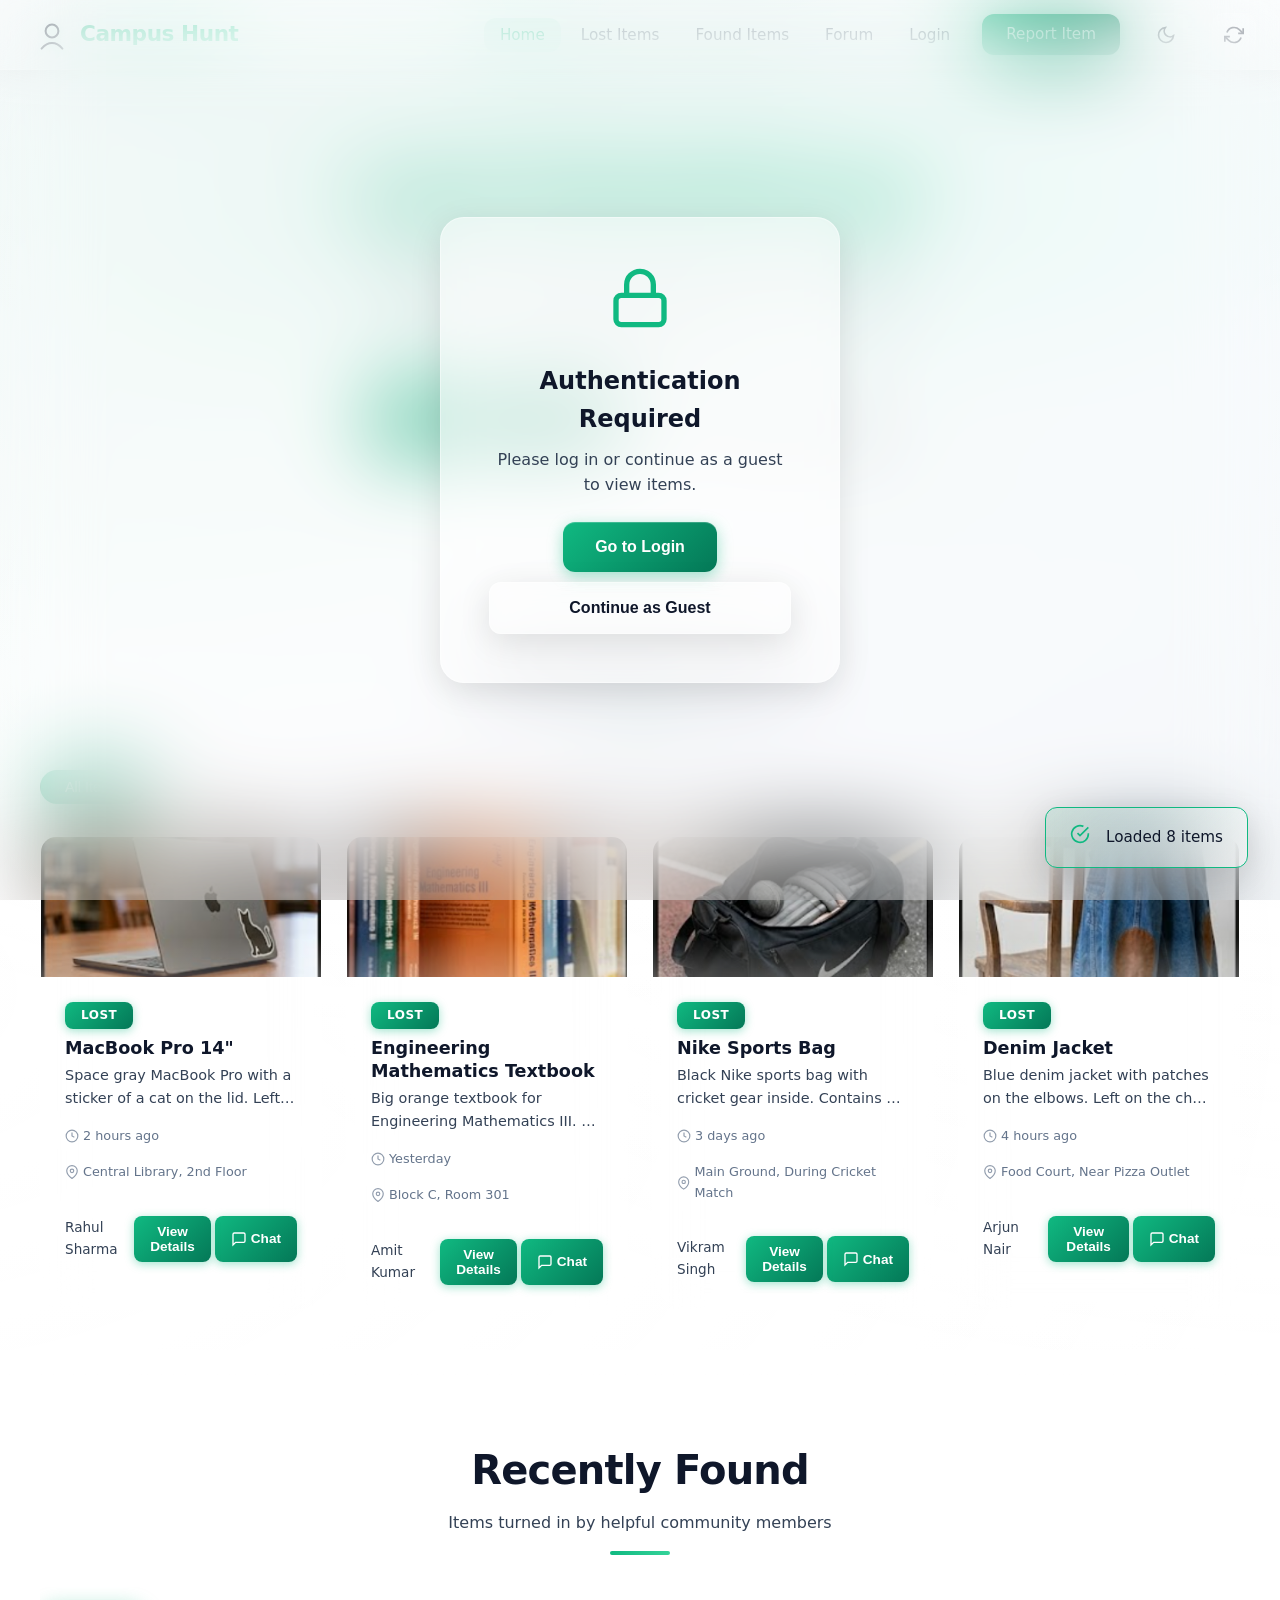
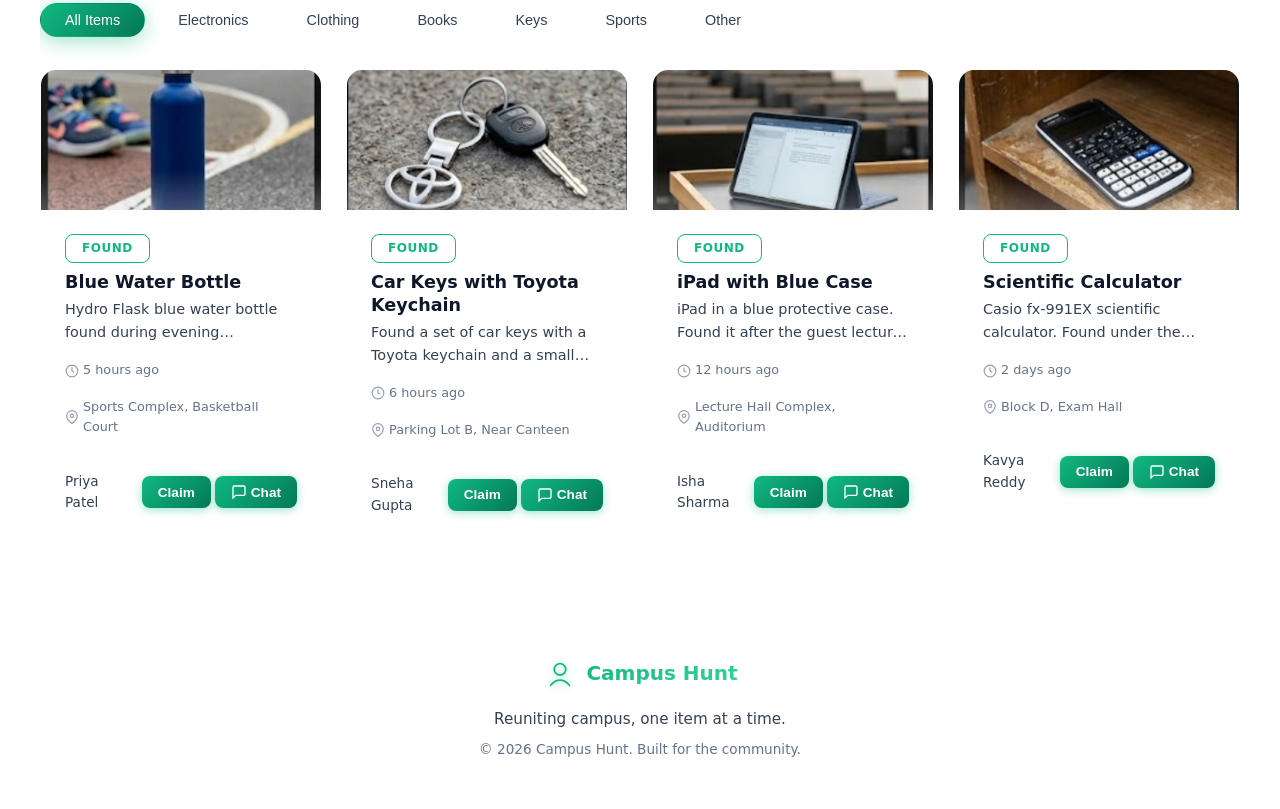
<file: index.html>
<!DOCTYPE html>
<html lang="en">
<head>
    <meta charset="UTF-8">
    <meta name="viewport" content="width=device-width, initial-scale=1.0">
    <title>Campus Hunt - Lost & Found</title>
    <meta name="description" content="Campus-wide community for reuniting you with your belongings. Report lost items or help others find what they've lost.">
    <link rel="stylesheet" href="styles.css">
</head>
<body>
    <div id="top-loading-bar" class="top-loading-bar"></div>

    <nav class="navbar">
        <div class="nav-container">
            <a href="index.html" class="logo">
                <svg class="logo-icon" viewBox="0 0 50 50" fill="none">
                    <circle cx="25" cy="20" r="8" stroke="currentColor" stroke-width="2.5" fill="none"/>
                    <path d="M12 42 C12 42 18 35 25 35 C32 35 38 42 38 42" stroke="currentColor" stroke-width="2.5" fill="none" stroke-linecap="round"/>
                </svg>
                <span class="logo-text">Campus Hunt</span>
            </a>
            
            <div class="nav-menu">
                <ul class="nav-links">
                    <li><a href="index.html" class="nav-link active">Home</a></li>
                    <li><a href="#lost" class="nav-link">Lost Items</a></li>
                    <li><a href="#found" class="nav-link">Found Items</a></li>
                    <li><a href="forum.html" class="nav-link">Forum</a></li>
                    <li><a href="login.html" class="nav-link">Login</a></li>
                </ul>
                <a href="report.html" class="nav-link nav-cta">Report Item</a>
                <button id="theme-toggle" class="theme-toggle" aria-label="Toggle theme">
                    <svg class="sun-icon" viewBox="0 0 24 24" fill="none" stroke="currentColor" stroke-width="2">
                        <circle cx="12" cy="12" r="5"/>
                        <path d="M12 1v2M12 21v2M4.22 4.22l1.42 1.42M18.36 18.36l1.42 1.42M1 12h2M21 12h2M4.22 19.78l1.42-1.42M18.36 5.64l1.42-1.42"/>
                    </svg>
                    <svg class="moon-icon" viewBox="0 0 24 24" fill="none" stroke="currentColor" stroke-width="2">
                        <path d="M21 12.79A9 9 0 1111.21 3 7 7 0 0021 12.79z"/>
                    </svg>
                </button>
                <button id="sync-btn" class="theme-toggle sync-toggle" aria-label="Sync Database">
                    <svg class="sync-icon" viewBox="0 0 24 24" fill="none" stroke="currentColor" stroke-width="2">
                        <polyline points="23 4 23 10 17 10"/>
                        <polyline points="1 20 1 14 7 14"/>
                        <path d="M3.51 9a9 9 0 0 1 14.85-3.36L23 10M1 14l4.64 4.36A9 9 0 0 0 20.49 15"/>
                    </svg>
                </button>
            </div>
        </div>
    </nav>

    <main>
        <section id="home" class="hero">
            <div class="hero-content">
                <h1 class="hero-title">
                    <span>Lost Something?</span>
                </h1>
                <p class="hero-subtitle">
                    The campus-wide community for reuniting you with your belongings. 
                    Report lost items or help others find what they've lost.
                </p>
                <div class="hero-buttons">
                    <a href="report.html" class="btn btn-primary">
                        <svg width="20" height="20" viewBox="0 0 24 24" fill="none" stroke="currentColor" stroke-width="2">
                            <circle cx="12" cy="12" r="10"/>
                            <line x1="12" y1="8" x2="12" y2="16"/>
                            <line x1="8" y1="12" x2="16" y2="12"/>
                        </svg>
                        Report Lost Item
                    </a>
                    <a href="#found" class="btn btn-secondary">
                        <svg width="20" height="20" viewBox="0 0 24 24" fill="none" stroke="currentColor" stroke-width="2">
                            <circle cx="11" cy="11" r="8"/>
                            <path d="M21 21l-4.35-4.35"/>
                        </svg>
                        Browse Found Items
                    </a>
                </div>
            </div>
        </section>

        <section id="lost" class="items-section">
            <div class="section-header">
                <h2 class="section-title">Recently Lost</h2>
                <p class="section-subtitle">Items reported missing by fellow students</p>
                <div class="section-divider"></div>
            </div>
            
            <div class="category-pills-container">
                <button class="category-pill active">All Items</button>
                <button class="category-pill">Electronics</button>
                <button class="category-pill">Clothing</button>
                <button class="category-pill">Books</button>
                <button class="category-pill">Keys</button>
                <button class="category-pill">Sports</button>
                <button class="category-pill">Other</button>
            </div>
            
            <div class="items-grid" id="lost-items-grid">
            </div>
        </section>

        <section id="found" class="items-section">
            <div class="section-header">
                <h2 class="section-title">Recently Found</h2>
                <p class="section-subtitle">Items turned in by helpful community members</p>
                <div class="section-divider"></div>
            </div>
            
            <div class="category-pills-container">
                <button class="category-pill active">All Items</button>
                <button class="category-pill">Electronics</button>
                <button class="category-pill">Clothing</button>
                <button class="category-pill">Books</button>
                <button class="category-pill">Keys</button>
                <button class="category-pill">Sports</button>
                <button class="category-pill">Other</button>
            </div>
            
            <div class="items-grid" id="found-items-grid">
            </div>
        </section>
    </main>

    <footer class="footer">
        <div class="footer-brand">
            <svg class="footer-logo" viewBox="0 0 50 50" fill="none">
                <circle cx="25" cy="20" r="8" stroke="currentColor" stroke-width="2.5" fill="none"/>
                <path d="M12 42 C12 42 18 35 25 35 C32 35 38 42 38 42" stroke="currentColor" stroke-width="2.5" fill="none" stroke-linecap="round"/>
            </svg>
            <span class="footer-text">Campus Hunt</span>
        </div>
        <p class="footer-tagline">Reuniting campus, one item at a time.</p>
        <p class="footer-copyright">&copy; 2026 Campus Hunt. Built for the community.</p>
    </footer>

    <script src="script.js"></script>
</body>
</html>
</file>
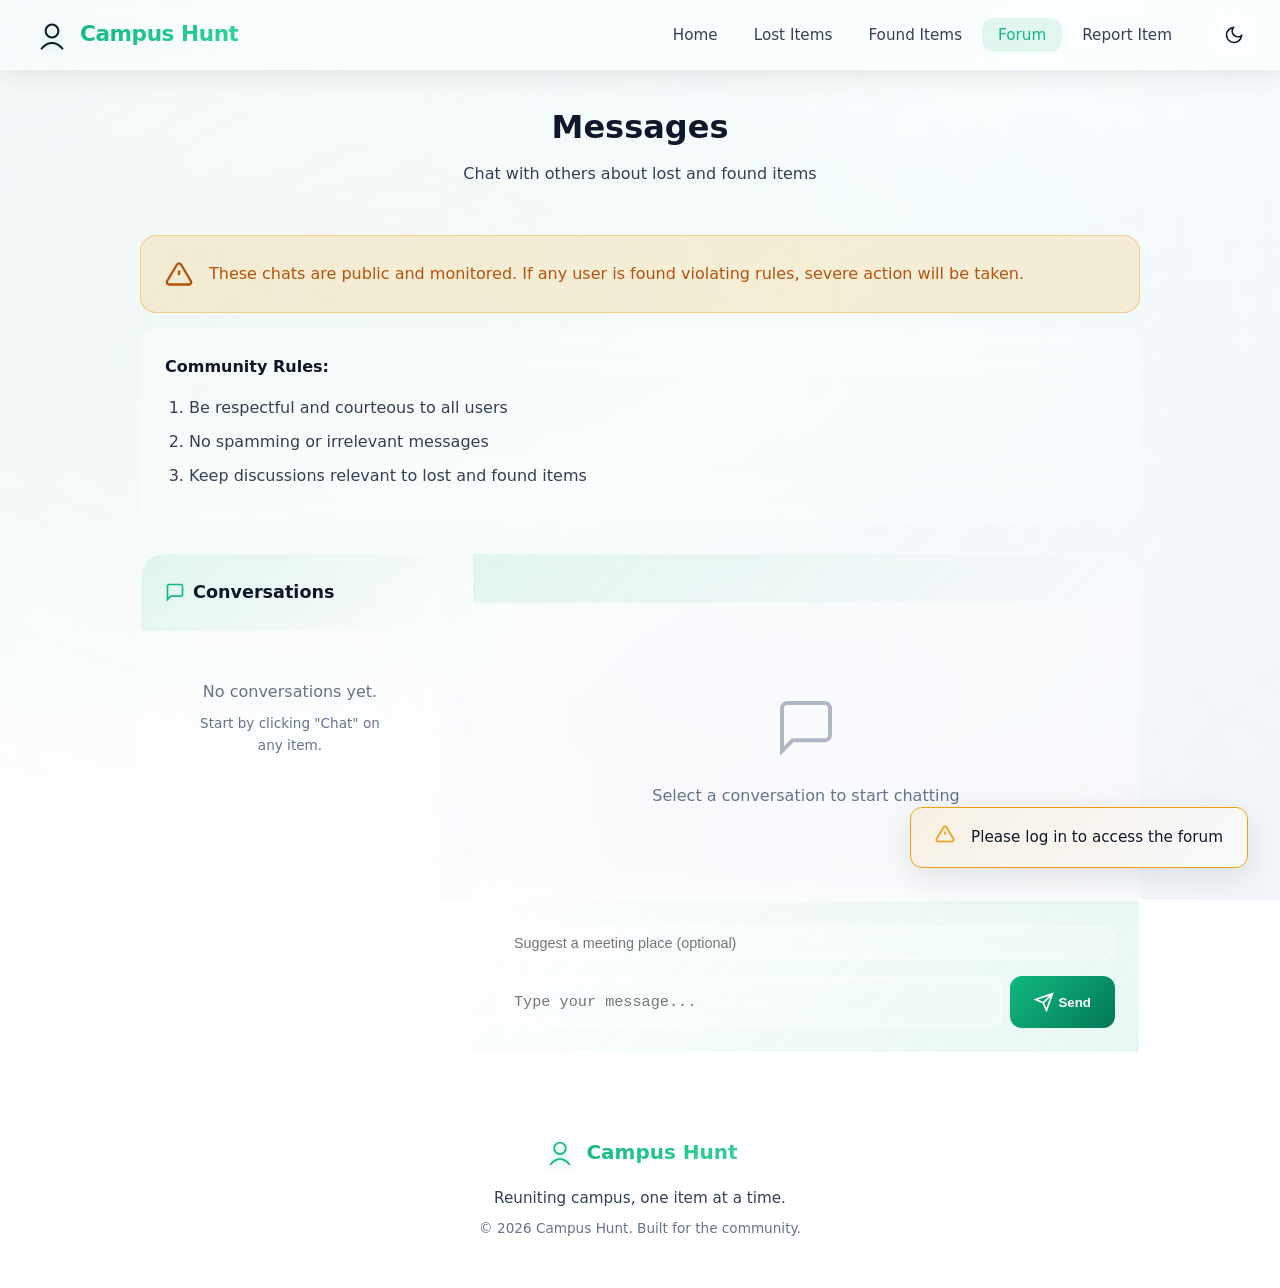
<file: forum.html>
<!DOCTYPE html>
<html lang="en">
<head>
    <meta charset="UTF-8">
    <meta name="viewport" content="width=device-width, initial-scale=1.0">
    <title>Forum - Campus Hunt</title>
    <meta name="description" content="Chat with others about lost and found items on Campus Hunt.">
    <link rel="stylesheet" href="styles.css">
</head>
<body>
    <nav class="navbar">
        <div class="nav-container">
            <a href="index.html" class="logo">
                <svg class="logo-icon" viewBox="0 0 50 50" fill="none">
                    <circle cx="25" cy="20" r="8" stroke="currentColor" stroke-width="2.5" fill="none"/>
                    <path d="M12 42 C12 42 18 35 25 35 C32 35 38 42 38 42" stroke="currentColor" stroke-width="2.5" fill="none" stroke-linecap="round"/>
                </svg>
                <span class="logo-text">Campus Hunt</span>
            </a>
            
            <div class="nav-menu">
                <ul class="nav-links">
                    <li><a href="index.html" class="nav-link">Home</a></li>
                    <li><a href="index.html#lost" class="nav-link">Lost Items</a></li>
                    <li><a href="index.html#found" class="nav-link">Found Items</a></li>
                    <li><a href="forum.html" class="nav-link active">Forum</a></li>
                    <li><a href="report.html" class="nav-link">Report Item</a></li>
                </ul>
                <button id="theme-toggle" class="theme-toggle" aria-label="Toggle theme">
                    <svg class="sun-icon" viewBox="0 0 24 24" fill="none" stroke="currentColor" stroke-width="2">
                        <circle cx="12" cy="12" r="5"/>
                        <path d="M12 1v2M12 21v2M4.22 4.22l1.42 1.42M18.36 18.36l1.42 1.42M1 12h2M21 12h2M4.22 19.78l1.42-1.42M18.36 5.64l1.42-1.42"/>
                    </svg>
                    <svg class="moon-icon" viewBox="0 0 24 24" fill="none" stroke="currentColor" stroke-width="2">
                        <path d="M21 12.79A9 9 0 1111.21 3 7 7 0 0021 12.79z"/>
                    </svg>
                </button>
            </div>
        </div>
    </nav>

    <main class="forum-page">
        <div class="forum-container">
            <div class="forum-header">
                <h1 class="forum-title">Messages</h1>
                <p class="forum-subtitle">Chat with others about lost and found items</p>
            </div>
            
            <div class="forum-disclaimer">
                <div class="disclaimer-banner">
                    <svg class="disclaimer-icon" viewBox="0 0 24 24" fill="none" stroke="currentColor" stroke-width="2">
                        <path d="M10.29 3.86L1.82 18a2 2 0 0 0 1.71 3h16.94a2 2 0 0 0 1.71-3L13.71 3.86a2 2 0 0 0-3.42 0z"/>
                        <line x1="12" y1="9" x2="12" y2="13"/>
                        <line x1="12" y1="17" x2="12.01" y2="17"/>
                    </svg>
                    <span>These chats are public and monitored. If any user is found violating rules, severe action will be taken.</span>
                </div>
                <div class="forum-rules">
                    <h3>Community Rules:</h3>
                    <ol>
                        <li>Be respectful and courteous to all users</li>
                        <li>No spamming or irrelevant messages</li>
                        <li>Keep discussions relevant to lost and found items</li>
                    </ol>
                </div>
            </div>
            
            <div class="forum-content">
                <div class="thread-list">
                    <div class="thread-list-header">
                        <h2 class="thread-list-title">
                            <svg viewBox="0 0 24 24" fill="none" stroke="currentColor" stroke-width="2">
                                <path d="M21 15a2 2 0 0 1-2 2H7l-4 4V5a2 2 0 0 1 2-2h14a2 2 0 0 1 2 2z"/>
                            </svg>
                            Conversations
                        </h2>
                    </div>
                    <div class="thread-items" id="thread-list-items">
                        <div class="thread-empty">
                            <p>No conversations yet.</p>
                            <p style="font-size: 0.85rem; margin-top: 0.5rem;">Start by clicking "Chat" on any item.</p>
                        </div>
                    </div>
                </div>
                
                <div class="chat-panel" id="chat-panel">
                    <div class="chat-header" id="chat-header">
                    </div>
                    
                    <div class="chat-messages" id="chat-messages">
                        <div class="chat-no-thread">
                            <svg viewBox="0 0 24 24" fill="none" stroke="currentColor" stroke-width="1.5">
                                <path d="M21 15a2 2 0 0 1-2 2H7l-4 4V5a2 2 0 0 1 2-2h14a2 2 0 0 1 2 2z"/>
                            </svg>
                            <p>Select a conversation to start chatting</p>
                        </div>
                    </div>
                    
                    <div class="chat-input-area">
                        <div class="chat-meeting-suggestion">
                            <input 
                                type="text" 
                                id="chat-meeting-input" 
                                class="chat-meeting-input" 
                                placeholder="Suggest a meeting place (optional)"
                            >
                        </div>
                        <div class="chat-input-wrapper">
                            <textarea 
                                id="chat-message-input" 
                                class="chat-input" 
                                placeholder="Type your message..."
                                rows="1"
                            ></textarea>
                            <button id="chat-send-btn" class="chat-send-btn">
                                <svg viewBox="0 0 24 24" fill="none" stroke="currentColor" stroke-width="2">
                                    <line x1="22" y1="2" x2="11" y2="13"/>
                                    <polygon points="22 2 15 22 11 13 2 9 22 2"/>
                                </svg>
                                Send
                            </button>
                        </div>
                    </div>
                </div>
            </div>
        </div>
    </main>

    <footer class="footer">
        <div class="footer-brand">
            <svg class="footer-logo" viewBox="0 0 50 50" fill="none">
                <circle cx="25" cy="20" r="8" stroke="currentColor" stroke-width="2.5" fill="none"/>
                <path d="M12 42 C12 42 18 35 25 35 C32 35 38 42 38 42" stroke="currentColor" stroke-width="2.5" fill="none" stroke-linecap="round"/>
            </svg>
            <span class="footer-text">Campus Hunt</span>
        </div>
        <p class="footer-tagline">Reuniting campus, one item at a time.</p>
        <p class="footer-copyright">&copy; 2026 Campus Hunt. Built for the community.</p>
    </footer>

    <script src="script.js"></script>
</body>
</html>
</file>
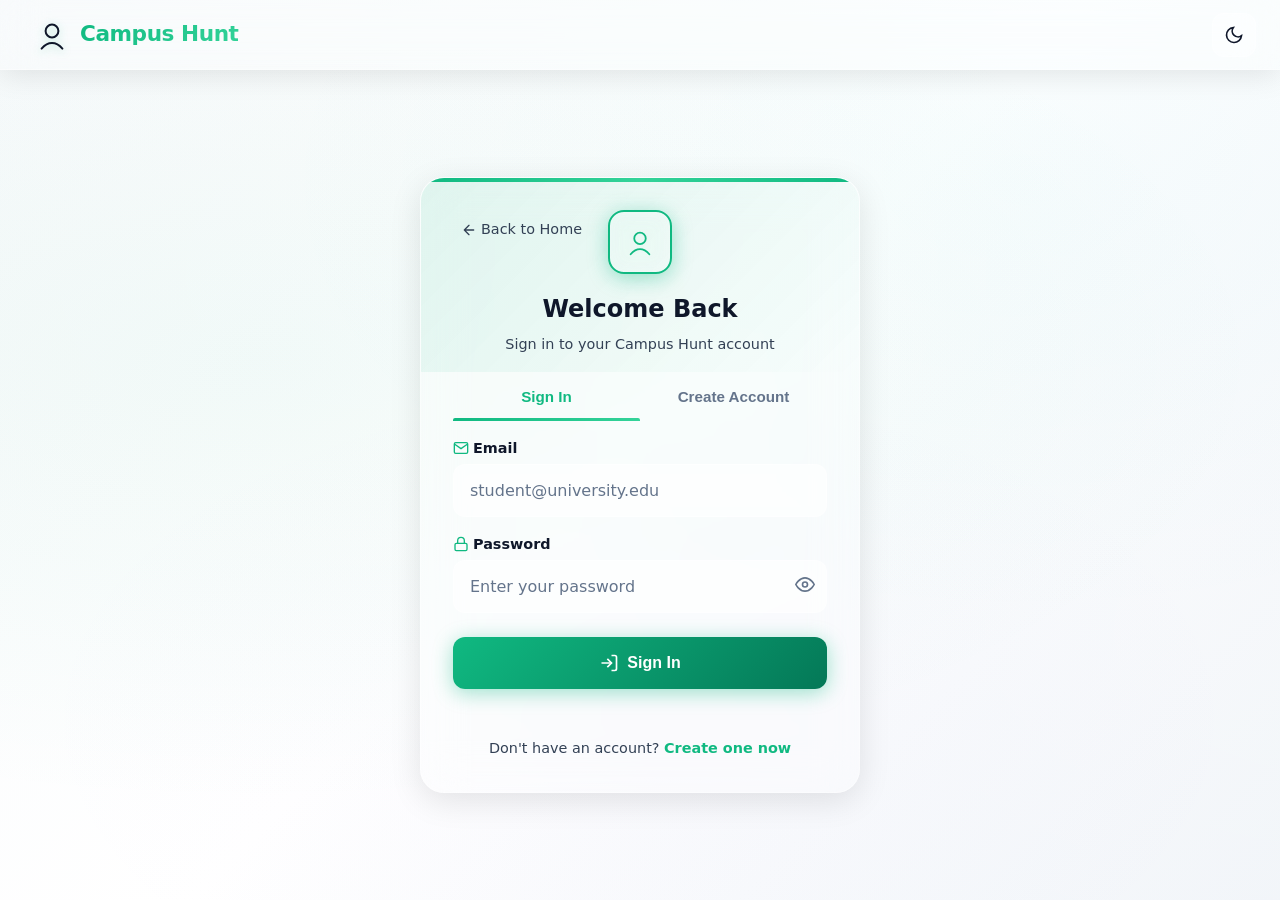
<file: login.html>
<!DOCTYPE html>
<html lang="en">
<head>
    <meta charset="UTF-8">
    <meta name="viewport" content="width=device-width, initial-scale=1.0">
    <title>Login - Campus Hunt</title>
    <meta name="description" content="Sign in to your Campus Hunt account to report and claim items.">
    <link rel="stylesheet" href="styles.css">
</head>
<body>
    <nav class="navbar">
        <div class="nav-container">
            <a href="index.html" class="logo">
                <svg class="logo-icon" viewBox="0 0 50 50" fill="none">
                    <circle cx="25" cy="20" r="8" stroke="currentColor" stroke-width="2.5" fill="none"/>
                    <path d="M12 42 C12 42 18 35 25 35 C32 35 38 42 38 42" stroke="currentColor" stroke-width="2.5" fill="none" stroke-linecap="round"/>
                </svg>
                <span class="logo-text">Campus Hunt</span>
            </a>
            <button id="theme-toggle" class="theme-toggle" aria-label="Toggle theme">
                <svg class="sun-icon" viewBox="0 0 24 24" fill="none" stroke="currentColor" stroke-width="2">
                    <circle cx="12" cy="12" r="5"/>
                    <path d="M12 1v2M12 21v2M4.22 4.22l1.42 1.42M18.36 18.36l1.42 1.42M1 12h2M21 12h2M4.22 19.78l1.42-1.42M18.36 5.64l1.42-1.42"/>
                </svg>
                <svg class="moon-icon" viewBox="0 0 24 24" fill="none" stroke="currentColor" stroke-width="2">
                    <path d="M21 12.79A9 9 0 1111.21 3 7 7 0 0021 12.79z"/>
                </svg>
            </button>
        </div>
    </nav>

    <main class="auth-page">
        <div class="auth-container">
            <div class="auth-header">
                <a href="index.html" class="auth-logo">
                    <svg viewBox="0 0 50 50" fill="none">
                        <circle cx="25" cy="20" r="8" stroke="currentColor" stroke-width="2.5" fill="none"/>
                        <path d="M12 42 C12 42 18 35 25 35 C32 35 38 42 38 42" stroke="currentColor" stroke-width="2.5" fill="none" stroke-linecap="round"/>
                    </svg>
                </a>
                <h1 class="auth-title" id="auth-title">Welcome Back</h1>
                <p class="auth-subtitle" id="auth-subtitle">Sign in to your Campus Hunt account</p>
            </div>

            <div class="auth-tabs">
                <button class="auth-tab active" data-tab="login" id="tab-login">Sign In</button>
                <button class="auth-tab" data-tab="register" id="tab-register">Create Account</button>
                <div class="auth-tab-indicator" id="tab-indicator"></div>
            </div>

            <form class="auth-form" id="login-form">
                <div class="form-group">
                    <label for="login-email" class="form-label">
                        <svg viewBox="0 0 24 24" fill="none" stroke="currentColor" stroke-width="2">
                            <path d="M4 4h16c1.1 0 2 .9 2 2v12c0 1.1-.9 2-2 2H4c-1.1 0-2-.9-2-2V6c0-1.1.9-2 2-2z"/>
                            <polyline points="22,6 12,13 2,6"/>
                        </svg>
                        Email
                    </label>
                    <input 
                        type="email" 
                        id="login-email" 
                        name="email" 
                        class="form-input" 
                        placeholder="student@university.edu" 
                        required
                        autocomplete="email"
                    >
                </div>

                <div class="form-group">
                    <label for="login-password" class="form-label">
                        <svg viewBox="0 0 24 24" fill="none" stroke="currentColor" stroke-width="2">
                            <rect x="3" y="11" width="18" height="11" rx="2" ry="2"/>
                            <path d="M7 11V7a5 5 0 0 1 10 0v4"/>
                        </svg>
                        Password
                    </label>
                    <div class="password-input-wrapper">
                        <input 
                            type="password" 
                            id="login-password" 
                            name="password" 
                            class="form-input" 
                            placeholder="Enter your password" 
                            required
                            autocomplete="current-password"
                        >
                        <button type="button" class="password-toggle" data-target="login-password" aria-label="Toggle password visibility">
                            <svg class="eye-open" viewBox="0 0 24 24" fill="none" stroke="currentColor" stroke-width="2">
                                <path d="M1 12s4-8 11-8 11 8 11 8-4 8-11 8-11-8-11-8z"/>
                                <circle cx="12" cy="12" r="3"/>
                            </svg>
                            <svg class="eye-closed hidden" viewBox="0 0 24 24" fill="none" stroke="currentColor" stroke-width="2">
                                <path d="M17.94 17.94A10.07 10.07 0 0 1 12 20c-7 0-11-8-11-8a18.45 18.45 0 0 1 5.06-5.94M9.9 4.24A9.12 9.12 0 0 1 12 4c7 0 11 8 11 8a18.5 18.5 0 0 1-2.16 3.19m-6.72-1.07a3 3 0 1 1-4.24-4.24"/>
                                <line x1="1" y1="1" x2="23" y2="23"/>
                            </svg>
                        </button>
                    </div>
                </div>

                <button type="submit" class="btn btn-auth" id="login-submit">
                    <svg width="20" height="20" viewBox="0 0 24 24" fill="none" stroke="currentColor" stroke-width="2">
                        <path d="M15 3h4a2 2 0 0 1 2 2v14a2 2 0 0 1-2 2h-4"/>
                        <polyline points="10 17 15 12 10 7"/>
                        <line x1="15" y1="12" x2="3" y2="12"/>
                    </svg>
                    <span>Sign In</span>
                </button>

                <div class="auth-footer">
                    <p class="auth-footer-text">
                        Don't have an account? <a href="#" class="auth-toggle-link" data-target="register">Create one now</a>
                    </p>
                </div>
            </form>

            <form class="auth-form hidden" id="register-form">
                <div class="form-group">
                    <label for="reg-fullname" class="form-label">
                        <svg viewBox="0 0 24 24" fill="none" stroke="currentColor" stroke-width="2">
                            <path d="M20 21v-2a4 4 0 0 0-4-4H8a4 4 0 0 0-4 4v2"/>
                            <circle cx="12" cy="7" r="4"/>
                        </svg>
                        Full Name
                    </label>
                    <input 
                        type="text" 
                        id="reg-fullname" 
                        name="fullname" 
                        class="form-input" 
                        placeholder="Enter your full name"
                        required
                        autocomplete="name"
                    >
                </div>

                <div class="form-group">
                    <label for="reg-number" class="form-label">
                        <svg viewBox="0 0 24 24" fill="none" stroke="currentColor" stroke-width="2">
                            <rect x="3" y="4" width="18" height="16" rx="2"/>
                            <line x1="7" y1="8" x2="17" y2="8"/>
                            <line x1="7" y1="12" x2="13" y2="12"/>
                            <line x1="7" y1="16" x2="11" y2="16"/>
                        </svg>
                        Campus Registration Number
                    </label>
                    <input 
                        type="text" 
                        id="reg-number" 
                        name="regNumber" 
                        class="form-input" 
                        placeholder="e.g., ch.sc.u4cse25056"
                        required
                        autocomplete="off"
                        spellcheck="false"
                    >
                    <div class="input-hint">
                        <svg viewBox="0 0 24 24" fill="none" stroke="currentColor" stroke-width="2">
                            <circle cx="12" cy="12" r="10"/>
                            <line x1="12" y1="16" x2="12" y2="12"/>
                            <line x1="12" y1="8" x2="12.01" y2="8"/>
                        </svg>
                        Format: ch.[branch].u4[department][year][section][roll]
                    </div>
                    <div class="validation-message" id="reg-number-validation"></div>
                </div>

                <div class="form-group">
                    <label for="reg-email" class="form-label">
                        <svg viewBox="0 0 24 24" fill="none" stroke="currentColor" stroke-width="2">
                            <path d="M4 4h16c1.1 0 2 .9 2 2v12c0 1.1-.9 2-2 2H4c-1.1 0-2-.9-2-2V6c0-1.1.9-2 2-2z"/>
                            <polyline points="22,6 12,13 2,6"/>
                        </svg>
                        Email
                    </label>
                    <input 
                        type="email" 
                        id="reg-email" 
                        name="email" 
                        class="form-input" 
                        placeholder="student@university.edu"
                        required
                        autocomplete="email"
                    >
                    <div class="input-hint">Use your university email domain</div>
                </div>

                <div class="form-group">
                    <label for="reg-password" class="form-label">
                        <svg viewBox="0 0 24 24" fill="none" stroke="currentColor" stroke-width="2">
                            <rect x="3" y="11" width="18" height="11" rx="2" ry="2"/>
                            <path d="M7 11V7a5 5 0 0 1 10 0v4"/>
                        </svg>
                        Password
                    </label>
                    <div class="password-input-wrapper">
                        <input 
                            type="password" 
                            id="reg-password" 
                            name="password" 
                            class="form-input" 
                            placeholder="Create a strong password"
                            required
                            autocomplete="new-password"
                        >
                        <button type="button" class="password-toggle" data-target="reg-password" aria-label="Toggle password visibility">
                            <svg class="eye-open" viewBox="0 0 24 24" fill="none" stroke="currentColor" stroke-width="2">
                                <path d="M1 12s4-8 11-8 11 8 11 8-4 8-11 8-11-8-11-8z"/>
                                <circle cx="12" cy="12" r="3"/>
                            </svg>
                            <svg class="eye-closed hidden" viewBox="0 0 24 24" fill="none" stroke="currentColor" stroke-width="2">
                                <path d="M17.94 17.94A10.07 10.07 0 0 1 12 20c-7 0-11-8-11-8a18.45 18.45 0 0 1 5.06-5.94M9.9 4.24A9.12 9.12 0 0 1 12 4c7 0 11 8 11 8a18.5 18.5 0 0 1-2.16 3.19m-6.72-1.07a3 3 0 1 1-4.24-4.24"/>
                                <line x1="1" y1="1" x2="23" y2="23"/>
                            </svg>
                        </button>
                    </div>
                    <div class="password-strength" id="password-strength">
                        <div class="strength-bar">
                            <div class="strength-fill" id="strength-fill"></div>
                        </div>
                        <span class="strength-text" id="strength-text">Enter password</span>
                    </div>
                </div>

                <div class="form-group">
                    <label for="reg-confirm-password" class="form-label">
                        <svg viewBox="0 0 24 24" fill="none" stroke="currentColor" stroke-width="2">
                            <path d="M12 22s8-4 8-10V5l-8-3-8 3v7c0 6 8 10 8 10z"/>
                            <polyline points="9 12 11 14 15 10"/>
                        </svg>
                        Confirm Password
                    </label>
                    <div class="password-input-wrapper">
                        <input 
                            type="password" 
                            id="reg-confirm-password" 
                            name="confirmPassword" 
                            class="form-input" 
                            placeholder="Re-enter your password"
                            required
                            autocomplete="new-password"
                        >
                        <button type="button" class="password-toggle" data-target="reg-confirm-password" aria-label="Toggle password visibility">
                            <svg class="eye-open" viewBox="0 0 24 24" fill="none" stroke="currentColor" stroke-width="2">
                                <path d="M1 12s4-8 11-8 11 8 11 8-4 8-11 8-11-8-11-8z"/>
                                <circle cx="12" cy="12" r="3"/>
                            </svg>
                            <svg class="eye-closed hidden" viewBox="0 0 24 24" fill="none" stroke="currentColor" stroke-width="2">
                                <path d="M17.94 17.94A10.07 10.07 0 0 1 12 20c-7 0-11-8-11-8a18.45 18.45 0 0 1 5.06-5.94M9.9 4.24A9.12 9.12 0 0 1 12 4c7 0 11 8 11 8a18.5 18.5 0 0 1-2.16 3.19m-6.72-1.07a3 3 0 1 1-4.24-4.24"/>
                                <line x1="1" y1="1" x2="23" y2="23"/>
                            </svg>
                        </button>
                    </div>
                    <div class="validation-message" id="confirm-password-validation"></div>
                </div>

                <div class="form-checkbox">
                    <input type="checkbox" id="terms-checkbox" required>
                    <label for="terms-checkbox">
                        I agree to the <a href="#" class="terms-link">Terms of Service</a> and <a href="#" class="terms-link">Privacy Policy</a>
                    </label>
                </div>

                <button type="submit" class="btn btn-auth" id="register-submit">
                    <svg width="20" height="20" viewBox="0 0 24 24" fill="none" stroke="currentColor" stroke-width="2">
                        <path d="M16 21v-2a4 4 0 0 0-4-4H5a4 4 0 0 0-4 4v2"/>
                        <circle cx="8.5" cy="7" r="4"/>
                        <line x1="20" y1="8" x2="20" y2="14"/>
                        <line x1="23" y1="11" x2="17" y2="11"/>
                    </svg>
                    <span>Create Account</span>
                </button>

                <div class="auth-footer">
                    <p class="auth-footer-text">
                        Already have an account? <a href="#" class="auth-toggle-link" data-target="login">Sign in</a>
                    </p>
                </div>
            </form>

            <a href="index.html" class="back-link">
                <svg viewBox="0 0 24 24" fill="none" stroke="currentColor" stroke-width="2">
                    <path d="M19 12H5M12 19l-7-7 7-7" stroke-linecap="round" stroke-linejoin="round"/>
                </svg>
                Back to Home
            </a>
        </div>
    </main>

    <script src="script.js"></script>
</body>
</html>
</file>
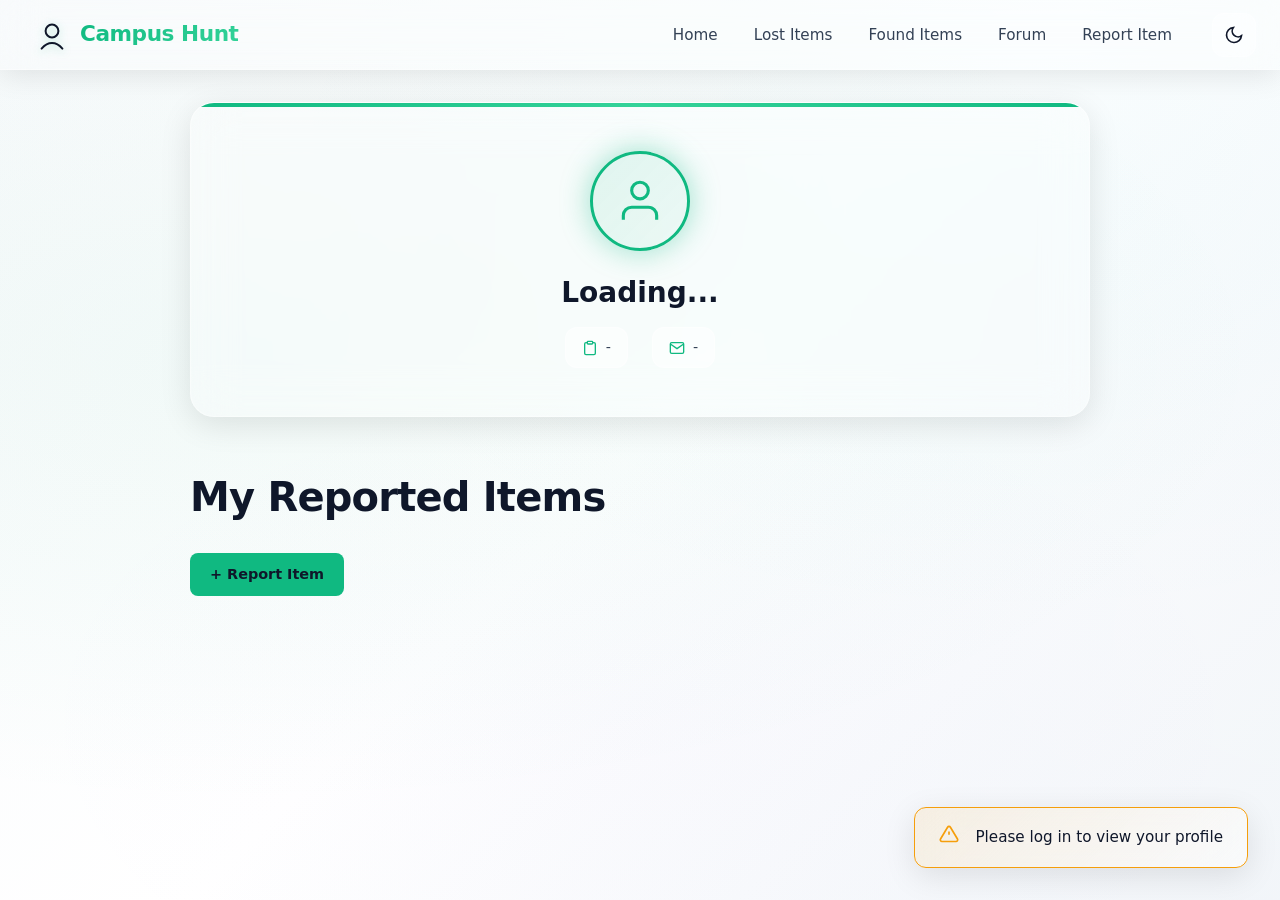
<file: profile.html>
<!DOCTYPE html>
<html lang="en">
<head>
    <meta charset="UTF-8">
    <meta name="viewport" content="width=device-width, initial-scale=1.0">
    <title>My Profile - Campus Hunt</title>
    <meta name="description" content="View your profile and reported items on Campus Hunt.">
    <link rel="stylesheet" href="styles.css">
</head>
<body>
    <nav class="navbar">
        <div class="nav-container">
            <a href="index.html" class="logo">
                <svg class="logo-icon" viewBox="0 0 50 50" fill="none">
                    <circle cx="25" cy="20" r="8" stroke="currentColor" stroke-width="2.5" fill="none"/>
                    <path d="M12 42 C12 42 18 35 25 35 C32 35 38 42 38 42" stroke="currentColor" stroke-width="2.5" fill="none" stroke-linecap="round"/>
                </svg>
                <span class="logo-text">Campus Hunt</span>
            </a>
            
            <div class="nav-menu">
                <ul class="nav-links">
                    <li><a href="index.html" class="nav-link">Home</a></li>
                    <li><a href="index.html#lost" class="nav-link">Lost Items</a></li>
                    <li><a href="index.html#found" class="nav-link">Found Items</a></li>
                    <li><a href="forum.html" class="nav-link">Forum</a></li>
                    <li><a href="report.html" class="nav-link">Report Item</a></li>
                </ul>
                <button id="theme-toggle" class="theme-toggle" aria-label="Toggle theme">
                    <svg class="sun-icon" viewBox="0 0 24 24" fill="none" stroke="currentColor" stroke-width="2">
                        <circle cx="12" cy="12" r="5"/>
                        <path d="M12 1v2M12 21v2M4.22 4.22l1.42 1.42M18.36 18.36l1.42 1.42M1 12h2M21 12h2M4.22 19.78l1.42-1.42M18.36 5.64l1.42-1.42"/>
                    </svg>
                    <svg class="moon-icon" viewBox="0 0 24 24" fill="none" stroke="currentColor" stroke-width="2">
                        <path d="M21 12.79A9 9 0 1111.21 3 7 7 0 0021 12.79z"/>
                    </svg>
                </button>
            </div>
        </div>
    </nav>

    <div id="top-loading-bar" class="top-loading-bar"></div>

    <main class="profile-page">
        <div class="profile-container">
            <div class="profile-header glass">
                <div class="profile-avatar">
                    <svg viewBox="0 0 24 24" fill="none" stroke="currentColor" stroke-width="1.5">
                        <path d="M20 21v-2a4 4 0 0 0-4-4H8a4 4 0 0 0-4 4v2"/>
                        <circle cx="12" cy="7" r="4"/>
                    </svg>
                </div>
                <div class="profile-info">
                    <h1 class="profile-name" id="profile-name">Loading...</h1>
                    <div class="profile-details">
                        <div class="profile-detail-item">
                            <svg viewBox="0 0 24 24" fill="none" stroke="currentColor" stroke-width="2">
                                <path d="M16 4h2a2 2 0 0 1 2 2v14a2 2 0 0 1-2 2H6a2 2 0 0 1-2-2V6a2 2 0 0 1 2-2h2"/>
                                <rect x="8" y="2" width="8" height="4" rx="1" ry="1"/>
                            </svg>
                            <span id="profile-regno">-</span>
                        </div>
                        <div class="profile-detail-item">
                            <svg viewBox="0 0 24 24" fill="none" stroke="currentColor" stroke-width="2">
                                <path d="M4 4h16c1.1 0 2 .9 2 2v12c0 1.1-.9 2-2 2H4c-1.1 0-2-.9-2-2V6c0-1.1.9-2 2-2z"/>
                                <polyline points="22,6 12,13 2,6"/>
                            </svg>
                            <span id="profile-email">-</span>
                        </div>
                    </div>
                </div>
            </div>

            <section class="profile-items-section">
                <div class="profile-items-header">
                    <h2 class="section-title">My Reported Items</h2>
                    <a href="report.html" class="btn-report-item">+ Report Item</a>
                </div>
                <div id="profile-items-grid" class="items-grid"></div>
            </section>
        </div>
    </main>

    <script src="script.js"></script>
</body>
</html>
</file>
<file: styles.css>
/* ============================================
   CAMPUS HUNT - LOST & FOUND
   Premium Glass UI Design System
   Phase 3: Enhanced Glassmorphism + Forum Features
   ============================================ */

/* ============================================
   1. CSS CUSTOM PROPERTIES & COLOR SYSTEM
   ============================================ */
:root {
    /* Clean Green Accent Palette */
    --accent: #10b981;
    --accent-dark: #047857;
    --accent-light: #34d399;
    --accent-glow: rgba(16, 185, 129, 0.4);
    --accent-subtle: rgba(16, 185, 129, 0.1);

    /* Light Mode Glass Colors */
    --glass-bg: rgba(255, 255, 255, 0.25);
    --glass-bg-hover: rgba(255, 255, 255, 0.35);
    --glass-bg-strong: rgba(255, 255, 255, 0.5);
    --glass-border: rgba(255, 255, 255, 0.4);
    --glass-shadow: rgba(0, 0, 0, 0.1);
    
    /* Light Mode Text */
    --text-primary: #0f172a;
    --text-secondary: #334155;
    --text-muted: #64748b;
    --text-inverse: #ffffff;

    /* Light Mode Backgrounds */
    --bg-gradient-start: #f8fafc;
    --bg-gradient-mid: #ffffff;
    --bg-gradient-end: #f1f5f9;
    --bg-mesh-1: rgba(16, 185, 129, 0.05);
    --bg-mesh-2: rgba(6, 182, 212, 0.03);
    --bg-mesh-3: rgba(139, 92, 246, 0.02);

    /* Sizing System */
    --space-xs: 0.25rem;
    --space-sm: 0.5rem;
    --space-md: 1rem;
    --space-lg: 1.5rem;
    --space-xl: 2rem;
    --space-2xl: 3rem;
    --space-3xl: 4rem;

    /* Border Radius */
    --radius-sm: 8px;
    --radius-md: 12px;
    --radius-lg: 16px;
    --radius-xl: 24px;
    --radius-2xl: 32px;

    /* Transitions - Premium Cubic Bezier */
    --transition-smooth: 0.3s cubic-bezier(0.4, 0, 0.2, 1);
    --transition-bounce: 0.4s cubic-bezier(0.34, 1.56, 0.64, 1);
    --transition-silk: 0.5s cubic-bezier(0.23, 1, 0.32, 1);

    /* Glass Effect Properties - HEAVY GLASSMORPHISM */
    --glass-blur: 22px;
    --glass-spread: 0 8px 32px rgba(0, 0, 0, 0.1);
    --glass-glow: inset 0 0 0 1px rgba(255, 255, 255, 0.2);

    /* Navbar Height */
    --navbar-height: 70px;
}

/* Dark Mode - Deep Teal/Green Palette */
body.dark-theme {
    --glass-bg: rgba(15, 23, 42, 0.6);
    --glass-bg-hover: rgba(15, 23, 42, 0.75);
    --glass-bg-strong: rgba(15, 23, 42, 0.85);
    --glass-border: rgba(255, 255, 255, 0.08);
    --glass-shadow: rgba(0, 0, 0, 0.4);

    --text-primary: #f1f5f9;
    --text-secondary: #cbd5e1;
    --text-muted: #94a3b8;
    --text-inverse: #0f172a;

    --bg-gradient-start: #050505;
    --bg-gradient-mid: #0a0a0a;
    --bg-gradient-end: #0f0f0f;
    --bg-mesh-1: rgba(16, 185, 129, 0.06);
    --bg-mesh-2: rgba(6, 182, 212, 0.04);
    --bg-mesh-3: rgba(139, 92, 246, 0.03);

    --glass-blur: 28px;
    --glass-spread: 0 8px 32px rgba(0, 0, 0, 0.5);
    --glass-glow: inset 0 0 0 1px rgba(255, 255, 255, 0.1);
}

/* ============================================
   2. BASE STYLES & RESET
   ============================================ */
*,
*::before,
*::after {
    margin: 0;
    padding: 0;
    box-sizing: border-box;
}

html {
    scroll-behavior: smooth;
    font-size: 16px;
    margin: 0;
    padding: 0;
}

body {
    font-family: 'Segoe UI', system-ui, -apple-system, BlinkMacSystemFont, sans-serif;
    color: var(--text-primary);
    line-height: 1.6;
    overflow-x: hidden;
    min-height: 100vh;
    position: relative;
    margin: 0;
    padding: 0;
}

/* Dynamic Mesh Gradient Background */
body::before {
    content: '';
    position: fixed;
    top: 0;
    left: 0;
    right: 0;
    bottom: 0;
    z-index: -2;
    background: 
        radial-gradient(ellipse 80% 50% at 20% 40%, var(--bg-mesh-1), transparent),
        radial-gradient(ellipse 60% 50% at 80% 20%, var(--bg-mesh-2), transparent),
        radial-gradient(ellipse 50% 40% at 50% 80%, var(--bg-mesh-3), transparent),
        linear-gradient(135deg, var(--bg-gradient-start) 0%, var(--bg-gradient-mid) 50%, var(--bg-gradient-end) 100%);
    transition: background var(--transition-silk);
}

/* Animated mesh overlay */
body::after {
    content: '';
    position: fixed;
    top: -50%;
    left: -50%;
    right: -50%;
    bottom: -50%;
    z-index: -1;
    background-image: 
        radial-gradient(at 40% 40%, rgba(255, 255, 255, 0.1) 0px, transparent 50%),
        radial-gradient(at 80% 60%, rgba(255, 255, 255, 0.08) 0px, transparent 50%),
        radial-gradient(at 20% 80%, rgba(255, 255, 255, 0.06) 0px, transparent 50%);
    background-size: 100% 100%;
    animation: meshFloat 20s ease-in-out infinite;
}

@keyframes meshFloat {
    0%, 100% { transform: translate(0, 0) rotate(0deg); }
    33% { transform: translate(2%, 1%) rotate(0.5deg); }
    66% { transform: translate(-1%, 2%) rotate(-0.5deg); }
}

/* ============================================
   3. GLASS COMPONENT BASE - HEAVY GLASSMORPHISM
   ============================================ */
.glass {
    background: var(--glass-bg);
    backdrop-filter: blur(var(--glass-blur));
    -webkit-backdrop-filter: blur(var(--glass-blur));
    border: 1px solid var(--glass-border);
    box-shadow: var(--glass-spread);
    transition: all var(--transition-smooth);
}

.glass-strong {
    background: var(--glass-bg-strong);
    backdrop-filter: blur(calc(var(--glass-blur) * 1.5));
    -webkit-backdrop-filter: blur(calc(var(--glass-blur) * 1.5));
}

.glass-heavy {
    background: rgba(255, 255, 255, 0.15);
    backdrop-filter: blur(22px);
    -webkit-backdrop-filter: blur(22px);
    border: 1px solid rgba(255, 255, 255, 0.25);
    box-shadow: 0 8px 32px rgba(0, 0, 0, 0.1), inset 0 0 0 1px rgba(255, 255, 255, 0.1);
}

.glass-hover:hover {
    background: var(--glass-bg-hover);
    box-shadow: var(--glass-spread), var(--glass-glow);
}

/* ============================================
   4. NAVIGATION BAR - GLASSMORPHISM
   ============================================ */
.navbar {
    position: fixed;
    top: 0;
    left: 0;
    right: 0;
    z-index: 1000;
    height: var(--navbar-height);
    margin-top: 0;
    background: var(--glass-bg);
    backdrop-filter: blur(var(--glass-blur));
    -webkit-backdrop-filter: blur(var(--glass-blur));
    border-bottom: 1px solid var(--glass-border);
    box-shadow: 0 4px 30px var(--glass-shadow);
    transition: all var(--transition-smooth);
}

.navbar.scrolled {
    background: var(--glass-bg-strong);
    box-shadow: 0 8px 40px var(--glass-shadow);
}

.nav-container {
    max-width: 1280px;
    height: 100%;
    margin: 0 auto;
    padding: 0 var(--space-lg);
    display: flex;
    justify-content: space-between;
    align-items: center;
}

.logo {
    display: flex;
    align-items: center;
    gap: var(--space-sm);
    color: var(--text-primary);
    text-decoration: none;
    transition: all var(--transition-smooth);
    padding: var(--space-xs) var(--space-sm);
    border-radius: var(--radius-md);
}

.logo:hover {
    color: var(--accent);
    transform: translateX(4px);
    background: var(--accent-subtle);
}

.logo-icon {
    width: 40px;
    height: 40px;
    transition: transform var(--transition-bounce);
    filter: drop-shadow(0 2px 4px rgba(16, 185, 129, 0.3));
}

.logo:hover .logo-icon {
    transform: scale(1.1) rotate(5deg);
}

.logo-text {
    font-size: 1.35rem;
    font-weight: 700;
    letter-spacing: -0.02em;
    background: linear-gradient(135deg, var(--accent) 0%, var(--accent-light) 100%);
    -webkit-background-clip: text;
    -webkit-text-fill-color: transparent;
    background-clip: text;
}

.nav-menu {
    display: flex;
    align-items: center;
    gap: var(--space-md);
}

.nav-links {
    display: flex;
    list-style: none;
    gap: var(--space-xs);
    align-items: center;
}

.nav-link {
    position: relative;
    text-decoration: none;
    color: var(--text-secondary);
    font-weight: 500;
    font-size: 0.95rem;
    padding: var(--space-sm) var(--space-md);
    border-radius: var(--radius-md);
    transition: all var(--transition-smooth);
    overflow: hidden;
}

.nav-link::before {
    content: '';
    position: absolute;
    top: 50%;
    left: 50%;
    width: 0;
    height: 0;
    background: var(--accent-subtle);
    border-radius: 50%;
    transform: translate(-50%, -50%);
    transition: all var(--transition-smooth);
}

.nav-link:hover {
    color: var(--accent);
}

.nav-link:hover::before {
    width: 100%;
    height: 100%;
    border-radius: var(--radius-md);
}

.nav-link.active {
    color: var(--accent);
    background: var(--accent-subtle);
}

.nav-cta {
    background: linear-gradient(135deg, var(--accent) 0%, var(--accent-dark) 100%);
    color: var(--text-inverse) !important;
    padding: var(--space-sm) var(--space-lg);
    border-radius: var(--radius-md);
    box-shadow: 0 4px 15px var(--accent-glow);
    transition: all var(--transition-smooth);
    position: relative;
    overflow: hidden;
}

.nav-cta::before {
    content: '';
    position: absolute;
    top: 0;
    left: -100%;
    width: 100%;
    height: 100%;
    background: linear-gradient(90deg, transparent, rgba(255, 255, 255, 0.3), transparent);
    transition: left 0.6s ease;
}

.nav-cta:hover {
    transform: translateY(-2px);
    box-shadow: 0 8px 25px var(--accent-glow);
}

.nav-cta:hover::before {
    left: 100%;
}

.nav-cta::after {
    display: none;
}

/* Theme Toggle - Glass Button */
.theme-toggle {
    display: flex;
    align-items: center;
    justify-content: center;
    width: 44px;
    height: 44px;
    background: var(--glass-bg);
    backdrop-filter: blur(10px);
    -webkit-backdrop-filter: blur(10px);
    border: 1px solid var(--glass-border);
    border-radius: var(--radius-md);
    cursor: pointer;
    transition: all var(--transition-smooth);
    color: var(--text-primary);
    margin-left: var(--space-sm);
}

.theme-toggle:hover {
    background: var(--glass-bg-hover);
    border-color: var(--accent);
    color: var(--accent);
    transform: rotate(15deg) scale(1.05);
    box-shadow: 0 0 20px var(--accent-glow);
}

.theme-toggle:active {
    transform: scale(0.95);
}

.theme-toggle svg {
    width: 20px;
    height: 20px;
    transition: transform var(--transition-bounce);
}

.theme-toggle:hover svg {
    transform: rotate(20deg);
}

.theme-toggle .sun-icon {
    display: none;
}

.theme-toggle .moon-icon {
    display: block;
}

body.dark-theme .theme-toggle .sun-icon {
    display: block;
}

body.dark-theme .theme-toggle .moon-icon {
    display: none;
}

/* ============================================
   5. HERO SECTION - Premium Glass
   ============================================ */
.hero {
    min-height: 60vh;
    display: flex;
    flex-direction: column;
    justify-content: center;
    align-items: center;
    padding: calc(var(--navbar-height) + var(--space-3xl)) var(--space-lg) var(--space-3xl);
    text-align: center;
    position: relative;
}

.hero::before {
    content: '';
    position: absolute;
    top: 0;
    left: 0;
    right: 0;
    bottom: 0;
    background: radial-gradient(ellipse 60% 50% at 50% 30%, var(--accent-subtle), transparent);
    pointer-events: none;
}

.hero-content {
    max-width: 700px;
    position: relative;
    z-index: 1;
}

.hero-title {
    font-size: clamp(2.5rem, 6vw, 4rem);
    font-weight: 800;
    line-height: 1.1;
    margin-bottom: var(--space-lg);
    color: var(--text-primary);
    letter-spacing: -0.03em;
    text-shadow: 0 4px 30px rgba(0, 0, 0, 0.1);
}

.hero-title span {
    background: linear-gradient(135deg, var(--accent) 0%, var(--accent-light) 50%, var(--accent) 100%);
    background-size: 200% auto;
    -webkit-background-clip: text;
    -webkit-text-fill-color: transparent;
    background-clip: text;
    animation: gradientShift 3s ease infinite;
}

@keyframes gradientShift {
    0%, 100% { background-position: 0% center; }
    50% { background-position: 100% center; }
}

.hero-subtitle {
    font-size: 1.2rem;
    color: var(--text-secondary);
    max-width: 520px;
    margin: 0 auto var(--space-xl);
    line-height: 1.8;
}

.hero-buttons {
    display: flex;
    flex-wrap: wrap;
    gap: var(--space-md);
    justify-content: center;
    animation: fadeInUp 0.8s ease-out 0.2s both;
}

@keyframes fadeInUp {
    from {
        opacity: 0;
        transform: translateY(20px);
    }
    to {
        opacity: 1;
        transform: translateY(0);
    }
}

/* ============================================
   6. BUTTONS - Premium Glass Effects
   ============================================ */
.btn {
    display: inline-flex;
    align-items: center;
    justify-content: center;
    gap: var(--space-sm);
    padding: var(--space-md) var(--space-xl);
    font-size: 1rem;
    font-weight: 600;
    text-decoration: none;
    border-radius: var(--radius-md);
    cursor: pointer;
    transition: all var(--transition-smooth);
    position: relative;
    overflow: hidden;
    border: none;
    outline: none;
}

.btn::before {
    content: '';
    position: absolute;
    top: 0;
    left: -100%;
    width: 100%;
    height: 100%;
    background: linear-gradient(90deg, transparent, rgba(255, 255, 255, 0.3), transparent);
    transition: left 0.6s ease;
}

.btn:hover::before {
    left: 100%;
}

.btn-primary {
    background: linear-gradient(135deg, var(--accent) 0%, var(--accent-dark) 100%);
    color: var(--text-inverse);
    box-shadow: 
        0 4px 15px var(--accent-glow),
        inset 0 1px 0 rgba(255, 255, 255, 0.2);
}

.btn-primary:hover {
    transform: translateY(-3px) scale(1.02);
    box-shadow: 
        0 12px 35px var(--accent-glow),
        inset 0 1px 0 rgba(255, 255, 255, 0.3);
}

.btn-primary:active {
    transform: translateY(-1px) scale(0.98);
    box-shadow: 
        0 4px 12px var(--accent-glow),
        inset 0 2px 4px rgba(0, 0, 0, 0.2);
}

.btn-secondary {
    background: var(--glass-bg);
    backdrop-filter: blur(10px);
    -webkit-backdrop-filter: blur(10px);
    color: var(--text-primary);
    border: 1px solid var(--glass-border);
    box-shadow: var(--glass-spread);
}

.btn-secondary:hover {
    background: var(--glass-bg-hover);
    transform: translateY(-3px);
    box-shadow: var(--glass-spread), 0 0 20px rgba(16, 185, 129, 0.2);
    border-color: var(--accent);
}

.btn-secondary:active {
    transform: translateY(-1px) scale(0.98);
}

.btn-chat {
    background: linear-gradient(135deg, var(--accent) 0%, var(--accent-dark) 100%);
    color: var(--text-inverse);
    padding: var(--space-sm) var(--space-md);
    border-radius: var(--radius-sm);
    font-size: 0.85rem;
    font-weight: 600;
    cursor: pointer;
    transition: all var(--transition-smooth);
    box-shadow: 0 2px 10px var(--accent-glow);
    border: none;
    display: inline-flex;
    align-items: center;
    gap: var(--space-xs);
}

.btn-chat:hover {
    transform: translateY(-2px);
    box-shadow: 0 4px 20px var(--accent-glow);
}

.btn-chat svg {
    width: 16px;
    height: 16px;
}

/* ============================================
   7. SECTIONS & CONTENT AREAS
   ============================================ */
.items-section {
    padding: var(--space-3xl) var(--space-lg);
    position: relative;
}

.items-section::before {
    content: '';
    position: absolute;
    top: 0;
    left: 0;
    right: 0;
    height: 1px;
    background: linear-gradient(90deg, transparent, var(--glass-border), transparent);
}

.section-header {
    text-align: center;
    margin-bottom: var(--space-xl);
}

.section-title {
    font-size: clamp(1.75rem, 4vw, 2.5rem);
    font-weight: 700;
    color: var(--text-primary);
    margin-bottom: var(--space-sm);
    letter-spacing: -0.02em;
}

.section-subtitle {
    font-size: 1rem;
    color: var(--text-secondary);
}

.section-divider {
    width: 60px;
    height: 4px;
    background: linear-gradient(90deg, var(--accent), var(--accent-light));
    margin: var(--space-md) auto 0;
    border-radius: 2px;
}

/* Category Pills - Glass Navigation */
.category-pills-container {
    display: flex;
    gap: var(--space-sm);
    overflow-x: auto;
    padding: var(--space-md) 0 var(--space-xl);
    max-width: 1200px;
    margin: 0 auto;
    scrollbar-width: thin;
    scrollbar-color: var(--accent) transparent;
}

.category-pills-container::-webkit-scrollbar {
    height: 6px;
}

.category-pills-container::-webkit-scrollbar-track {
    background: transparent;
}

.category-pills-container::-webkit-scrollbar-thumb {
    background: var(--accent);
    border-radius: 3px;
}

.category-pill {
    flex-shrink: 0;
    padding: var(--space-sm) var(--space-lg);
    background: var(--glass-bg);
    backdrop-filter: blur(10px);
    -webkit-backdrop-filter: blur(10px);
    color: var(--text-secondary);
    border: 1px solid var(--glass-border);
    border-radius: var(--radius-xl);
    font-size: 0.9rem;
    font-weight: 500;
    cursor: pointer;
    transition: all var(--transition-smooth);
    white-space: nowrap;
}

.category-pill:hover {
    background: var(--glass-bg-hover);
    border-color: var(--accent);
    color: var(--accent);
    transform: translateY(-2px);
    box-shadow: 0 4px 15px rgba(16, 185, 129, 0.2);
}

.category-pill:active {
    transform: scale(0.98);
}

.category-pill.active {
    background: linear-gradient(135deg, var(--accent) 0%, var(--accent-dark) 100%);
    color: var(--text-inverse);
    border-color: transparent;
    box-shadow: 0 4px 20px var(--accent-glow);
}

/* ============================================
   8. ITEM CARDS - Premium Glass Cards
   ============================================ */
.items-grid {
    display: grid;
    grid-template-columns: repeat(auto-fill, minmax(280px, 1fr));
    gap: var(--space-lg);
    max-width: 1200px;
    margin: 0 auto;
}

.item-card {
    background: var(--glass-bg);
    backdrop-filter: blur(var(--glass-blur));
    -webkit-backdrop-filter: blur(var(--glass-blur));
    border: 1px solid var(--glass-border);
    border-radius: var(--radius-lg);
    overflow: hidden;
    transition: all var(--transition-silk);
    position: relative;
}

.item-card::before {
    content: '';
    position: absolute;
    top: 0;
    left: 0;
    right: 0;
    bottom: 0;
    background: linear-gradient(135deg, rgba(255, 255, 255, 0.1) 0%, transparent 50%);
    pointer-events: none;
    opacity: 0;
    transition: opacity var(--transition-smooth);
}

.item-card:hover {
    transform: translateY(-8px) scale(1.02);
    box-shadow: 
        0 20px 50px var(--glass-shadow),
        0 0 40px rgba(16, 185, 129, 0.15);
    border-color: var(--accent);
}

.item-card:hover::before {
    opacity: 1;
}

.item-card:active {
    transform: translateY(-4px) scale(1.01);
}

.card-image {
    height: 140px;
    display: flex;
    align-items: center;
    justify-content: center;
    background: linear-gradient(135deg, var(--accent-subtle) 0%, transparent 100%);
    color: var(--accent);
    position: relative;
    overflow: hidden;
}

.card-image.has-image {
    background-size: cover;
    background-position: center;
}

.card-image img {
    width: 100%;
    height: 100%;
    object-fit: cover;
}

.card-image::after {
    content: '';
    position: absolute;
    bottom: 0;
    left: 0;
    right: 0;
    height: 40px;
    background: linear-gradient(to top, var(--glass-bg), transparent);
}

.card-image svg {
    width: 60px;
    height: 60px;
    transition: transform var(--transition-bounce), opacity var(--transition-smooth);
    opacity: 0.8;
}

.item-card:hover .card-image svg {
    transform: scale(1.15);
    opacity: 1;
}

.card-content {
    padding: var(--space-lg);
    position: relative;
}

.card-badge {
    display: inline-block;
    padding: var(--space-xs) var(--space-md);
    border-radius: var(--radius-sm);
    font-size: 0.75rem;
    font-weight: 700;
    text-transform: uppercase;
    letter-spacing: 0.5px;
    margin-bottom: var(--space-sm);
    transition: all var(--transition-smooth);
}

.lost-badge {
    background: linear-gradient(135deg, var(--accent) 0%, var(--accent-dark) 100%);
    color: var(--text-inverse);
    box-shadow: 0 2px 10px var(--accent-glow);
}

.found-badge {
    background: var(--glass-bg);
    backdrop-filter: blur(10px);
    -webkit-backdrop-filter: blur(10px);
    color: var(--accent);
    border: 1px solid var(--accent);
}

.item-card:hover .found-badge {
    background: linear-gradient(135deg, var(--accent) 0%, var(--accent-dark) 100%);
    color: var(--text-inverse);
    border-color: transparent;
}

.card-title {
    font-size: 1.1rem;
    font-weight: 600;
    color: var(--text-primary);
    margin-bottom: var(--space-xs);
    line-height: 1.3;
}

.card-desc {
    font-size: 0.9rem;
    color: var(--text-secondary);
    line-height: 1.6;
    margin-bottom: var(--space-md);
    display: -webkit-box;
    -webkit-line-clamp: 2;
    -webkit-box-orient: vertical;
    overflow: hidden;
}

.card-meta {
    display: flex;
    flex-wrap: wrap;
    gap: var(--space-md);
    margin-bottom: var(--space-md);
    font-size: 0.8rem;
    color: var(--text-muted);
}

.card-meta-item {
    display: flex;
    align-items: center;
    gap: var(--space-xs);
}

.card-meta-item svg {
    width: 14px;
    height: 14px;
    opacity: 0.7;
}

.card-contact {
    display: flex;
    justify-content: space-between;
    align-items: center;
    padding-top: var(--space-md);
    border-top: 1px solid var(--glass-border);
    gap: var(--space-sm);
}

.contact-name {
    font-size: 0.85rem;
    color: var(--text-secondary);
    font-weight: 500;
}

.card-actions {
    display: flex;
    gap: var(--space-xs);
}

.btn-contact {
    padding: var(--space-sm) var(--space-md);
    background: linear-gradient(135deg, var(--accent) 0%, var(--accent-dark) 100%);
    color: var(--text-inverse);
    border: none;
    border-radius: var(--radius-sm);
    font-size: 0.85rem;
    font-weight: 600;
    cursor: pointer;
    transition: all var(--transition-smooth);
    box-shadow: 0 2px 10px var(--accent-glow);
    position: relative;
    overflow: hidden;
}

.btn-contact::before {
    content: '';
    position: absolute;
    top: 0;
    left: -100%;
    width: 100%;
    height: 100%;
    background: linear-gradient(90deg, transparent, rgba(255, 255, 255, 0.3), transparent);
    transition: left 0.5s ease;
}

.btn-contact:hover {
    transform: scale(1.05);
    box-shadow: 0 4px 20px var(--accent-glow);
}

.btn-contact:hover::before {
    left: 100%;
}

.btn-contact:active {
    transform: scale(0.98);
}

/* ============================================
   9. ITEM MODAL - Premium Glass Popup
   ============================================ */
.modal-overlay {
    position: fixed;
    top: 0;
    left: 0;
    right: 0;
    bottom: 0;
    background: rgba(0, 0, 0, 0.6);
    backdrop-filter: blur(8px);
    -webkit-backdrop-filter: blur(8px);
    display: flex;
    align-items: center;
    justify-content: center;
    z-index: 10000;
    opacity: 0;
    visibility: hidden;
    transition: all 0.3s ease;
    padding: var(--space-lg);
}

.modal-overlay.active {
    opacity: 1;
    visibility: visible;
}

.modal-container {
    background: var(--glass-bg-strong);
    backdrop-filter: blur(22px);
    -webkit-backdrop-filter: blur(22px);
    border: 1px solid var(--glass-border);
    border-radius: var(--radius-xl);
    box-shadow: 0 25px 50px rgba(0, 0, 0, 0.25), 0 0 40px rgba(16, 185, 129, 0.15);
    max-width: 600px;
    width: 100%;
    max-height: 90vh;
    overflow-y: auto;
    transform: scale(0.9) translateY(20px);
    transition: all 0.3s cubic-bezier(0.34, 1.56, 0.64, 1);
}

.modal-overlay.active .modal-container {
    transform: scale(1) translateY(0);
}

.modal-header {
    position: relative;
    padding: var(--space-xl);
    background: linear-gradient(135deg, var(--accent-subtle) 0%, transparent 100%);
    border-bottom: 1px solid var(--glass-border);
}

.modal-close {
    position: absolute;
    top: var(--space-md);
    right: var(--space-md);
    width: 40px;
    height: 40px;
    background: var(--glass-bg);
    backdrop-filter: blur(10px);
    -webkit-backdrop-filter: blur(10px);
    border: 1px solid var(--glass-border);
    border-radius: 50%;
    cursor: pointer;
    display: flex;
    align-items: center;
    justify-content: center;
    color: var(--text-secondary);
    transition: all var(--transition-smooth);
}

.modal-close:hover {
    background: var(--glass-bg-hover);
    border-color: var(--accent);
    color: var(--accent);
    transform: rotate(90deg);
}

.modal-close svg {
    width: 20px;
    height: 20px;
}

.modal-image {
    width: 100%;
    height: 200px;
    background: linear-gradient(135deg, var(--accent-subtle) 0%, transparent 100%);
    display: flex;
    align-items: center;
    justify-content: center;
    color: var(--accent);
}

.modal-image img {
    width: 100%;
    height: 100%;
    object-fit: cover;
}

.modal-image svg {
    width: 80px;
    height: 80px;
    opacity: 0.5;
}

.modal-body {
    padding: var(--space-xl);
}

.modal-title {
    font-size: 1.5rem;
    font-weight: 700;
    color: var(--text-primary);
    margin-bottom: var(--space-md);
}

.modal-badges {
    display: flex;
    gap: var(--space-sm);
    margin-bottom: var(--space-lg);
}

.modal-description {
    color: var(--text-secondary);
    line-height: 1.8;
    margin-bottom: var(--space-xl);
}

.modal-details {
    display: grid;
    grid-template-columns: repeat(2, 1fr);
    gap: var(--space-md);
    margin-bottom: var(--space-xl);
}

.modal-detail-item {
    background: var(--glass-bg);
    backdrop-filter: blur(10px);
    -webkit-backdrop-filter: blur(10px);
    border: 1px solid var(--glass-border);
    border-radius: var(--radius-md);
    padding: var(--space-md);
}

.modal-detail-label {
    font-size: 0.75rem;
    font-weight: 600;
    color: var(--text-muted);
    text-transform: uppercase;
    letter-spacing: 0.5px;
    margin-bottom: var(--space-xs);
}

.modal-detail-value {
    font-size: 0.95rem;
    color: var(--text-primary);
    font-weight: 500;
}

.modal-actions {
    display: flex;
    gap: var(--space-md);
    flex-wrap: wrap;
}

.modal-actions .btn {
    flex: 1;
    min-width: 150px;
}

/* ============================================
   10. REPORT PAGE - Premium Glass Form
   ============================================ */
.report-page {
    min-height: 100vh;
    display: flex;
    align-items: center;
    justify-content: center;
    padding: calc(var(--navbar-height) + var(--space-xl)) var(--space-lg) var(--space-xl);
}

.report-container {
    width: 100%;
    max-width: 580px;
    background: var(--glass-bg);
    backdrop-filter: blur(var(--glass-blur));
    -webkit-backdrop-filter: blur(var(--glass-blur));
    border: 1px solid var(--glass-border);
    border-radius: var(--radius-xl);
    box-shadow: var(--glass-spread);
    overflow: hidden;
    position: relative;
}

.report-container::before {
    content: '';
    position: absolute;
    top: 0;
    left: 0;
    right: 0;
    height: 4px;
    background: linear-gradient(90deg, var(--accent), var(--accent-light), var(--accent));
}

.report-header {
    text-align: center;
    padding: var(--space-xl) var(--space-xl) var(--space-lg);
    background: linear-gradient(135deg, var(--accent-subtle) 0%, transparent 100%);
}

.report-title {
    font-size: 1.75rem;
    font-weight: 700;
    color: var(--text-primary);
    margin-bottom: var(--space-xs);
}

.report-subtitle {
    color: var(--text-secondary);
    font-size: 1rem;
}

.report-form {
    display: flex;
    flex-direction: column;
    gap: var(--space-md);
    padding: var(--space-lg) var(--space-xl) var(--space-xl);
}

.form-row {
    display: flex;
    flex-direction: column;
    gap: var(--space-xs);
}

.form-group {
    display: flex;
    flex-direction: column;
    gap: var(--space-xs);
}

.form-label {
    font-weight: 600;
    color: var(--text-primary);
    font-size: 0.9rem;
    display: flex;
    align-items: center;
    gap: var(--space-xs);
}

.form-label svg {
    width: 16px;
    height: 16px;
    color: var(--accent);
}

.form-input {
    width: 100%;
    padding: var(--space-md);
    font-size: 1rem;
    font-family: inherit;
    color: var(--text-primary);
    background: var(--glass-bg-strong);
    backdrop-filter: blur(10px);
    -webkit-backdrop-filter: blur(10px);
    border: 1px solid var(--glass-border);
    border-radius: var(--radius-md);
    transition: all var(--transition-smooth);
    outline: none;
}

.form-input::placeholder {
    color: var(--text-muted);
}

.form-input:hover {
    border-color: var(--text-muted);
    background: var(--glass-bg-hover);
}

.form-input:focus {
    border-color: var(--accent);
    box-shadow: 
        0 0 0 3px var(--accent-subtle),
        0 0 20px var(--accent-glow);
    background: var(--glass-bg-hover);
}

.form-input option {
    background: var(--bg-primary);
    color: var(--text-primary);
}

textarea.form-input {
    min-height: 120px;
    resize: vertical;
    line-height: 1.6;
}

/* File Upload - Premium Glass UI */
.file-upload {
    position: relative;
}

.file-upload-input {
    position: absolute;
    width: 100%;
    height: 100%;
    top: 0;
    left: 0;
    opacity: 0;
    cursor: pointer;
    z-index: 2;
}

.file-upload-label {
    display: flex;
    flex-direction: column;
    align-items: center;
    justify-content: center;
    gap: var(--space-sm);
    padding: var(--space-xl);
    background: var(--glass-bg);
    backdrop-filter: blur(10px);
    -webkit-backdrop-filter: blur(10px);
    border: 2px dashed var(--glass-border);
    border-radius: var(--radius-md);
    cursor: pointer;
    transition: all var(--transition-smooth);
    text-align: center;
}

.file-upload-label svg {
    width: 32px;
    height: 32px;
    color: var(--text-secondary);
    transition: all var(--transition-smooth);
}

.file-upload-text {
    font-size: 0.95rem;
    color: var(--text-secondary);
}

.file-upload-hint {
    font-size: 0.8rem;
    color: var(--text-muted);
}

.file-upload:hover .file-upload-label,
.file-upload-input:focus + .file-upload-label {
    border-color: var(--accent);
    background: var(--accent-subtle);
}

.file-upload:hover .file-upload-label svg,
.file-upload-input:focus + .file-upload-label svg {
    color: var(--accent);
    transform: translateY(-2px);
}

/* Image Preview */
.image-preview {
    margin-top: var(--space-md);
    position: relative;
    display: none;
}

.image-preview.active {
    display: block;
}

.image-preview img {
    width: 100%;
    max-height: 200px;
    object-fit: cover;
    border-radius: var(--radius-md);
    border: 2px solid var(--accent);
    box-shadow: 0 4px 15px var(--accent-glow);
}

.image-preview-remove {
    position: absolute;
    top: var(--space-sm);
    right: var(--space-sm);
    width: 30px;
    height: 30px;
    background: rgba(239, 68, 68, 0.9);
    border: none;
    border-radius: 50%;
    color: white;
    cursor: pointer;
    display: flex;
    align-items: center;
    justify-content: center;
    transition: all var(--transition-smooth);
}

.image-preview-remove:hover {
    background: #ef4444;
    transform: scale(1.1);
}

.image-preview-remove svg {
    width: 16px;
    height: 16px;
}

/* Radio Cards - Premium Selection */
.radio-group {
    display: grid;
    grid-template-columns: 1fr 1fr;
    gap: var(--space-md);
}

.radio-card {
    position: relative;
    cursor: pointer;
}

.radio-card input {
    position: absolute;
    opacity: 0;
    cursor: pointer;
}

.radio-content {
    display: flex;
    align-items: center;
    justify-content: center;
    gap: var(--space-sm);
    padding: var(--space-md);
    background: var(--glass-bg);
    backdrop-filter: blur(10px);
    -webkit-backdrop-filter: blur(10px);
    border: 2px solid var(--glass-border);
    border-radius: var(--radius-md);
    transition: all var(--transition-smooth);
    color: var(--text-secondary);
    font-weight: 600;
    font-size: 0.95rem;
}

.radio-content svg {
    width: 20px;
    height: 20px;
    transition: transform var(--transition-bounce);
}

.radio-card input:checked + .radio-content {
    border-color: var(--accent);
    background: linear-gradient(135deg, var(--accent) 0%, var(--accent-dark) 100%);
    color: var(--text-inverse);
    box-shadow: 0 4px 20px var(--accent-glow);
}

.radio-card input:checked + .radio-content svg {
    transform: scale(1.1);
}

.radio-card:hover .radio-content {
    border-color: var(--accent);
    transform: scale(1.02);
    box-shadow: 0 4px 15px rgba(16, 185, 129, 0.15);
}

.radio-card:active .radio-content {
    transform: scale(0.98);
}

.radio-emoticon {
    font-size: 1.2rem;
    font-weight: 700;
}

/* Submit Button - Premium */
.btn-submit {
    width: 100%;
    padding: var(--space-md) var(--space-xl);
    font-size: 1rem;
    background: linear-gradient(135deg, var(--accent) 0%, var(--accent-dark) 100%);
    color: var(--text-inverse);
    border: none;
    border-radius: var(--radius-md);
    margin-top: var(--space-md);
    box-shadow: 0 4px 20px var(--accent-glow);
    position: relative;
    overflow: hidden;
}

.btn-submit::before {
    content: '';
    position: absolute;
    top: 0;
    left: -100%;
    width: 100%;
    height: 100%;
    background: linear-gradient(90deg, transparent, rgba(255, 255, 255, 0.3), transparent);
    transition: left 0.6s ease;
}

.btn-submit:hover {
    transform: translateY(-3px);
    box-shadow: 0 8px 30px var(--accent-glow);
}

.btn-submit:hover::before {
    left: 100%;
}

.btn-submit:active {
    transform: translateY(-1px) scale(0.98);
}

.btn-submit:disabled {
    opacity: 0.6;
    cursor: not-allowed;
    transform: none;
}

.btn-submit.loading .btn-text {
    display: none;
}

.btn-submit .btn-loading {
    display: none;
}

.btn-submit.loading .btn-loading {
    display: inline-flex;
    align-items: center;
    gap: var(--space-sm);
}

.btn-loading::before {
    content: '';
    width: 18px;
    height: 18px;
    border: 2px solid transparent;
    border-top-color: currentColor;
    border-radius: 50%;
    animation: spin 0.8s linear infinite;
}

@keyframes spin {
    to { transform: rotate(360deg); }
}

.back-link {
    position: absolute;
    top: var(--space-xl);
    left: var(--space-lg);
    z-index: 100;
    display: inline-flex;
    align-items: center;
    gap: var(--space-xs);
    padding: var(--space-sm) var(--space-md);
    color: var(--text-secondary);
    text-decoration: none;
    font-size: 0.9rem;
    border-radius: var(--radius-sm);
    transition: all var(--transition-smooth);
}

.back-link:hover {
    color: var(--accent);
    background: var(--accent-subtle);
}

.back-link svg {
    width: 16px;
    height: 16px;
    transition: transform var(--transition-smooth);
}

.back-link:hover svg {
    transform: translateX(-4px);
}

/* ============================================
   11. FORUM PAGE - Chat & Thread UI
   ============================================ */
.forum-page {
    min-height: 100vh;
    padding: calc(var(--navbar-height) + var(--space-xl)) var(--space-lg) var(--space-xl);
}

.forum-container {
    max-width: 1000px;
    margin: 0 auto;
}

.forum-header {
    text-align: center;
    margin-bottom: var(--space-2xl);
}

.forum-title {
    font-size: 2rem;
    font-weight: 700;
    color: var(--text-primary);
    margin-bottom: var(--space-sm);
}

.forum-subtitle {
    color: var(--text-secondary);
}

.forum-disclaimer {
    margin-bottom: var(--space-xl);
}

.disclaimer-banner {
    display: flex;
    align-items: center;
    gap: var(--space-md);
    padding: var(--space-lg);
    background: rgba(245, 158, 11, 0.15);
    border: 1px solid rgba(245, 158, 11, 0.4);
    border-radius: var(--radius-lg);
    margin-bottom: var(--space-md);
    color: #b45309;
    font-weight: 500;
}

body.dark-theme .disclaimer-banner {
    background: rgba(245, 158, 11, 0.1);
    border-color: rgba(245, 158, 11, 0.3);
    color: #fbbf24;
}

.disclaimer-icon {
    width: 28px;
    height: 28px;
    flex-shrink: 0;
}

.forum-rules {
    padding: var(--space-lg);
    background: var(--glass-bg);
    backdrop-filter: blur(var(--glass-blur));
    -webkit-backdrop-filter: blur(var(--glass-blur));
    border: 1px solid var(--glass-border);
    border-radius: var(--radius-lg);
}

.forum-rules h3 {
    font-size: 1rem;
    font-weight: 600;
    color: var(--text-primary);
    margin-bottom: var(--space-md);
}

.forum-rules ol {
    margin: 0;
    padding-left: var(--space-lg);
    color: var(--text-secondary);
}

.forum-rules ol li {
    margin-bottom: var(--space-sm);
    line-height: 1.6;
}

.forum-content {
    display: grid;
    grid-template-columns: 300px 1fr;
    gap: var(--space-xl);
}

@media (max-width: 768px) {
    .forum-content {
        grid-template-columns: 1fr;
    }
}

/* Thread List - Left Panel */
.thread-list {
    background: var(--glass-bg);
    backdrop-filter: blur(var(--glass-blur));
    -webkit-backdrop-filter: blur(var(--glass-blur));
    border: 1px solid var(--glass-border);
    border-radius: var(--radius-xl);
    overflow: hidden;
}

.thread-list-header {
    padding: var(--space-lg);
    background: linear-gradient(135deg, var(--accent-subtle) 0%, transparent 100%);
    border-bottom: 1px solid var(--glass-border);
}

.thread-list-title {
    font-size: 1.1rem;
    font-weight: 600;
    color: var(--text-primary);
    display: flex;
    align-items: center;
    gap: var(--space-sm);
}

.thread-list-title svg {
    width: 20px;
    height: 20px;
    color: var(--accent);
}

.thread-items {
    max-height: 500px;
    overflow-y: auto;
}

.thread-item {
    padding: var(--space-md);
    border-bottom: 1px solid var(--glass-border);
    cursor: pointer;
    transition: all var(--transition-smooth);
}

.thread-item:hover {
    background: var(--glass-bg-hover);
}

.thread-item.active {
    background: var(--accent-subtle);
    border-left: 3px solid var(--accent);
}

.thread-item-title {
    font-size: 0.95rem;
    font-weight: 600;
    color: var(--text-primary);
    margin-bottom: var(--space-xs);
    display: flex;
    align-items: center;
    justify-content: space-between;
}

.thread-item-badge {
    font-size: 0.65rem;
    padding: 2px 6px;
    background: var(--accent);
    color: var(--text-inverse);
    border-radius: var(--radius-sm);
    font-weight: 600;
}

.thread-item-meta {
    font-size: 0.8rem;
    color: var(--text-muted);
}

.thread-empty {
    padding: var(--space-2xl);
    text-align: center;
    color: var(--text-muted);
}

/* Chat Panel - Right Side */
.chat-panel {
    background: var(--glass-bg);
    backdrop-filter: blur(var(--glass-blur));
    -webkit-backdrop-filter: blur(var(--glass-blur));
    border: 1px solid var(--glass-border);
    border-radius: var(--radius-xl);
    display: flex;
    flex-direction: column;
    min-height: 500px;
}

.chat-header {
    padding: var(--space-lg);
    background: linear-gradient(135deg, var(--accent-subtle) 0%, transparent 100%);
    border-bottom: 1px solid var(--glass-border);
}

.chat-header-title {
    font-size: 1.1rem;
    font-weight: 600;
    color: var(--text-primary);
    margin-bottom: var(--space-xs);
}

.chat-header-meta {
    font-size: 0.85rem;
    color: var(--text-muted);
}

.chat-messages {
    flex: 1;
    padding: var(--space-lg);
    overflow-y: auto;
    display: flex;
    flex-direction: column;
    gap: var(--space-md);
}

.chat-message {
    max-width: 80%;
    animation: fadeInUp 0.3s ease-out;
}

.chat-message.own {
    align-self: flex-end;
}

.chat-message.other {
    align-self: flex-start;
}

.chat-bubble {
    padding: var(--space-md);
    border-radius: var(--radius-lg);
    position: relative;
}

.chat-message.own .chat-bubble {
    background: linear-gradient(135deg, var(--accent) 0%, var(--accent-dark) 100%);
    color: var(--text-inverse);
    border-bottom-right-radius: var(--radius-sm);
}

.chat-message.other .chat-bubble {
    background: var(--glass-bg-strong);
    backdrop-filter: blur(10px);
    -webkit-backdrop-filter: blur(10px);
    border: 1px solid var(--glass-border);
    color: var(--text-primary);
    border-bottom-left-radius: var(--radius-sm);
}

.chat-message-sender {
    font-size: 0.75rem;
    font-weight: 600;
    color: var(--accent);
    margin-bottom: var(--space-xs);
}

.chat-message-text {
    font-size: 0.95rem;
    line-height: 1.6;
    word-wrap: break-word;
}

.chat-message-time {
    font-size: 0.7rem;
    margin-top: var(--space-xs);
    opacity: 0.7;
    text-align: right;
}

.chat-input-area {
    padding: var(--space-lg);
    border-top: 1px solid var(--glass-border);
    background: linear-gradient(135deg, transparent 0%, var(--accent-subtle) 100%);
}

.chat-meeting-suggestion {
    margin-bottom: var(--space-md);
}

.chat-meeting-input {
    width: 100%;
    padding: var(--space-sm) var(--space-md);
    background: var(--glass-bg-strong);
    backdrop-filter: blur(10px);
    -webkit-backdrop-filter: blur(10px);
    border: 1px solid var(--glass-border);
    border-radius: var(--radius-md);
    color: var(--text-primary);
    font-size: 0.9rem;
    transition: all var(--transition-smooth);
}

.chat-meeting-input:focus {
    outline: none;
    border-color: var(--accent);
    box-shadow: 0 0 15px var(--accent-glow);
}

.chat-input-wrapper {
    display: flex;
    gap: var(--space-sm);
}

.chat-input {
    flex: 1;
    padding: var(--space-md);
    background: var(--glass-bg-strong);
    backdrop-filter: blur(10px);
    -webkit-backdrop-filter: blur(10px);
    border: 1px solid var(--glass-border);
    border-radius: var(--radius-md);
    color: var(--text-primary);
    font-size: 0.95rem;
    resize: none;
    min-height: 50px;
    max-height: 120px;
    transition: all var(--transition-smooth);
}

.chat-input:focus {
    outline: none;
    border-color: var(--accent);
    box-shadow: 0 0 15px var(--accent-glow);
}

.chat-send-btn {
    padding: var(--space-md) var(--space-lg);
    background: linear-gradient(135deg, var(--accent) 0%, var(--accent-dark) 100%);
    border: none;
    border-radius: var(--radius-md);
    color: var(--text-inverse);
    cursor: pointer;
    transition: all var(--transition-smooth);
    display: flex;
    align-items: center;
    gap: var(--space-xs);
    font-weight: 600;
}

.chat-send-btn:hover {
    transform: translateY(-2px);
    box-shadow: 0 4px 20px var(--accent-glow);
}

.chat-send-btn svg {
    width: 20px;
    height: 20px;
}

.chat-no-thread {
    flex: 1;
    display: flex;
    flex-direction: column;
    align-items: center;
    justify-content: center;
    color: var(--text-muted);
    padding: var(--space-2xl);
}

.chat-no-thread svg {
    width: 64px;
    height: 64px;
    margin-bottom: var(--space-lg);
    opacity: 0.5;
}

/* ============================================
   12. AUTH PAGE - Login/Register Premium Glass
   ============================================ */
.auth-page {
    min-height: 100vh;
    display: flex;
    align-items: center;
    justify-content: center;
    padding: calc(var(--navbar-height) + var(--space-xl)) var(--space-lg) var(--space-xl);
}

.auth-container {
    width: 100%;
    max-width: 440px;
    background: var(--glass-bg);
    backdrop-filter: blur(var(--glass-blur));
    -webkit-backdrop-filter: blur(var(--glass-blur));
    border: 1px solid var(--glass-border);
    border-radius: var(--radius-xl);
    box-shadow: var(--glass-spread);
    overflow: hidden;
    position: relative;
    transition: all var(--transition-silk);
}

.auth-container::before {
    content: '';
    position: absolute;
    top: 0;
    left: 0;
    right: 0;
    height: 4px;
    background: linear-gradient(90deg, var(--accent), var(--accent-light), var(--accent));
}

.auth-container:hover {
    transform: translateY(-4px);
    border-color: var(--accent);
    box-shadow: 0 15px 35px var(--glass-shadow), 0 0 25px var(--accent-glow), inset 0 0 10px var(--accent-subtle);
}

.auth-header {
    text-align: center;
    padding: var(--space-xl) var(--space-xl) var(--space-md);
    background: linear-gradient(135deg, var(--accent-subtle) 0%, transparent 100%);
}

.auth-logo {
    display: inline-flex;
    align-items: center;
    justify-content: center;
    width: 64px;
    height: 64px;
    margin-bottom: var(--space-md);
    background: var(--glass-bg);
    backdrop-filter: blur(10px);
    -webkit-backdrop-filter: blur(10px);
    border: 2px solid var(--accent);
    border-radius: var(--radius-lg);
    color: var(--accent);
    transition: all var(--transition-bounce);
    box-shadow: 0 4px 20px var(--accent-glow);
}

.auth-logo:hover {
    background: linear-gradient(135deg, var(--accent) 0%, var(--accent-dark) 100%);
    color: var(--text-inverse);
    transform: scale(1.1) rotate(5deg);
    box-shadow: 0 8px 30px var(--accent-glow);
}

.auth-logo svg {
    width: 36px;
    height: 36px;
}

.auth-title {
    font-size: 1.5rem;
    font-weight: 700;
    color: var(--text-primary);
    margin-bottom: var(--space-xs);
}

.auth-subtitle {
    color: var(--text-secondary);
    font-size: 0.9rem;
}

/* Auth Tabs */
.auth-tabs {
    display: flex;
    position: relative;
    padding: 0 var(--space-xl);
    margin-bottom: var(--space-md);
}

.auth-tab {
    flex: 1;
    padding: var(--space-md);
    background: transparent;
    border: none;
    color: var(--text-muted);
    font-size: 0.95rem;
    font-weight: 600;
    cursor: pointer;
    transition: all var(--transition-smooth);
    position: relative;
    z-index: 1;
}

.auth-tab:hover {
    color: var(--text-secondary);
}

.auth-tab.active {
    color: var(--accent);
}

.auth-tab-indicator {
    position: absolute;
    bottom: 0;
    height: 3px;
    background: linear-gradient(90deg, var(--accent), var(--accent-light));
    border-radius: 2px 2px 0 0;
    transition: all var(--transition-smooth);
}

/* Auth Forms */
.auth-form {
    display: flex;
    flex-direction: column;
    gap: var(--space-md);
    padding: 0 var(--space-xl) var(--space-xl);
}

.auth-form .form-group {
    position: relative;
}

.auth-form .form-input:focus {
    border-color: var(--accent);
    box-shadow: 
        0 0 0 3px var(--accent-subtle),
        0 0 20px var(--accent-glow);
}

.auth-form .form-input.valid {
    border-color: var(--accent);
}

.auth-form .form-input.invalid {
    border-color: #ef4444;
    box-shadow: 
        0 0 0 3px rgba(239, 68, 68, 0.1),
        0 0 15px rgba(239, 68, 68, 0.2);
}

/* Password Input Wrapper */
.password-input-wrapper {
    position: relative;
}

.password-input-wrapper .form-input {
    padding-right: 3rem;
}

.password-toggle {
    position: absolute;
    right: var(--space-sm);
    top: 50%;
    transform: translateY(-50%);
    background: transparent;
    border: none;
    color: var(--text-muted);
    cursor: pointer;
    padding: var(--space-xs);
    border-radius: var(--radius-sm);
    transition: all var(--transition-smooth);
}

.password-toggle:hover {
    color: var(--accent);
}

.password-toggle svg {
    width: 20px;
    height: 20px;
}

.password-toggle .hidden {
    display: none;
}

/* Input Hint */
.input-hint {
    display: flex;
    align-items: center;
    gap: var(--space-xs);
    font-size: 0.8rem;
    color: var(--text-muted);
    margin-top: var(--space-xs);
}

.input-hint svg {
    width: 14px;
    height: 14px;
    flex-shrink: 0;
}

/* Validation Message */
.validation-message {
    display: none;
    align-items: center;
    gap: var(--space-xs);
    font-size: 0.8rem;
    margin-top: var(--space-xs);
    padding: var(--space-xs) var(--space-sm);
    border-radius: var(--radius-sm);
    transition: all var(--transition-smooth);
}

.validation-message.error {
    display: flex;
    color: #ef4444;
    background: rgba(239, 68, 68, 0.1);
}

.validation-message.success {
    display: flex;
    color: var(--accent);
    background: var(--accent-subtle);
}

/* Password Strength Indicator */
.password-strength {
    margin-top: var(--space-sm);
}

.strength-bar {
    height: 4px;
    background: var(--glass-border);
    border-radius: 2px;
    overflow: hidden;
    margin-bottom: var(--space-xs);
}

.strength-fill {
    height: 100%;
    width: 0;
    border-radius: 2px;
    transition: all var(--transition-smooth);
}

.strength-fill.weak {
    width: 25%;
    background: #ef4444;
}

.strength-fill.fair {
    width: 50%;
    background: #f59e0b;
}

.strength-fill.good {
    width: 75%;
    background: #10b981;
}

.strength-fill.strong {
    width: 100%;
    background: #059669;
}

.strength-text {
    font-size: 0.75rem;
    color: var(--text-muted);
}

/* Form Checkbox */
.form-checkbox {
    display: flex;
    align-items: flex-start;
    gap: var(--space-sm);
    font-size: 0.85rem;
    color: var(--text-secondary);
}

.form-checkbox input[type="checkbox"] {
    width: 18px;
    height: 18px;
    margin-top: 2px;
    accent-color: var(--accent);
    cursor: pointer;
}

.form-checkbox label {
    cursor: pointer;
    line-height: 1.5;
}

.terms-link {
    color: var(--accent);
    text-decoration: none;
    font-weight: 500;
    transition: all var(--transition-smooth);
}

.terms-link:hover {
    color: var(--accent-light);
    text-decoration: underline;
}

/* Auth Button */
.btn-auth {
    width: 100%;
    padding: var(--space-md);
    font-size: 1rem;
    background: linear-gradient(135deg, var(--accent) 0%, var(--accent-dark) 100%);
    color: var(--text-inverse);
    border: none;
    border-radius: var(--radius-md);
    margin-top: var(--space-sm);
    box-shadow: 0 4px 20px var(--accent-glow);
    position: relative;
    overflow: hidden;
}

.btn-auth::before {
    content: '';
    position: absolute;
    top: 0;
    left: -100%;
    width: 100%;
    height: 100%;
    background: linear-gradient(90deg, transparent, rgba(255, 255, 255, 0.3), transparent);
    transition: left 0.6s ease;
}

.btn-auth:hover {
    transform: translateY(-3px);
    box-shadow: 0 8px 30px var(--accent-glow);
}

.btn-auth:hover::before {
    left: 100%;
}

.btn-auth:active {
    transform: translateY(-1px) scale(0.98);
}

.btn-auth:disabled {
    opacity: 0.7;
    cursor: not-allowed;
    transform: none;
}

.btn-auth.loading {
    pointer-events: none;
}

.btn-auth.loading span {
    visibility: hidden;
}

.btn-auth.loading::after {
    content: '';
    position: absolute;
    width: 20px;
    height: 20px;
    border: 2px solid transparent;
    border-top-color: white;
    border-radius: 50%;
    animation: spin 0.8s linear infinite;
}

/* Auth Footer */
.auth-footer {
    margin-top: var(--space-md);
    text-align: center;
    padding-top: var(--space-md);
}

.auth-footer-text {
    color: var(--text-secondary);
    font-size: 0.9rem;
}

.auth-toggle-link {
    color: var(--accent);
    text-decoration: none;
    font-weight: 600;
    transition: all var(--transition-smooth);
}

.auth-toggle-link:hover {
    color: var(--accent-light);
    text-decoration: underline;
}

/* Auth Status Indicator */
.auth-indicator {
    display: flex;
    align-items: center;
    gap: var(--space-sm);
    padding: var(--space-sm) var(--space-md);
    background: var(--accent-subtle);
    border: 1px solid var(--accent);
    border-radius: var(--radius-md);
    color: var(--accent);
    font-size: 0.85rem;
    font-weight: 500;
}

.auth-indicator svg {
    width: 16px;
    height: 16px;
}

.logout-btn {
    background: transparent;
    border: 1px solid var(--glass-border);
    color: var(--text-secondary);
    padding: var(--space-xs) var(--space-sm);
    border-radius: var(--radius-sm);
    font-size: 0.85rem;
    cursor: pointer;
    transition: all var(--transition-smooth);
}

.logout-btn:hover {
    border-color: #ef4444;
    color: #ef4444;
    background: rgba(239, 68, 68, 0.1);
}

/* ============================================
   13. FOOTER - Premium Glass
   ============================================ */
.footer {
    padding: var(--space-2xl) var(--space-lg);
    background: var(--glass-bg);
    backdrop-filter: blur(var(--glass-blur));
    -webkit-backdrop-filter: blur(var(--glass-blur));
    border-top: 1px solid var(--glass-border);
    text-align: center;
    position: relative;
}

.footer::before {
    content: '';
    position: absolute;
    top: 0;
    left: 0;
    right: 0;
    height: 1px;
    background: linear-gradient(90deg, transparent, var(--glass-border), transparent);
}

.footer-brand {
    display: flex;
    align-items: center;
    justify-content: center;
    gap: var(--space-sm);
    margin-bottom: var(--space-md);
}

.footer-logo {
    width: 36px;
    height: 36px;
    color: var(--accent);
    transition: transform var(--transition-bounce);
    filter: drop-shadow(0 2px 4px var(--accent-glow));
}

.footer-brand:hover .footer-logo {
    transform: scale(1.1) rotate(10deg);
}

.footer-text {
    font-size: 1.25rem;
    font-weight: 700;
    background: linear-gradient(135deg, var(--accent) 0%, var(--accent-light) 100%);
    -webkit-background-clip: text;
    -webkit-text-fill-color: transparent;
    background-clip: text;
}

.footer-tagline {
    color: var(--text-secondary);
    margin-bottom: var(--space-sm);
    font-size: 0.95rem;
}

.footer-copyright {
    color: var(--text-muted);
    font-size: 0.85rem;
}

/* ============================================
   14. TOAST NOTIFICATIONS - Glass
   ============================================ */
.toast-container {
    position: fixed;
    bottom: var(--space-xl);
    right: var(--space-xl);
    z-index: 9999;
    display: flex;
    flex-direction: column;
    gap: var(--space-sm);
}

.toast {
    display: flex;
    align-items: center;
    gap: var(--space-md);
    padding: var(--space-md) var(--space-lg);
    background: var(--glass-bg-strong);
    backdrop-filter: blur(var(--glass-blur));
    -webkit-backdrop-filter: blur(var(--glass-blur));
    border: 1px solid var(--glass-border);
    border-radius: var(--radius-md);
    box-shadow: var(--glass-spread);
    color: var(--text-primary);
    font-size: 0.95rem;
    animation: toastIn 0.4s ease-out;
}

.toast.success {
    border-color: var(--accent);
    background: linear-gradient(135deg, var(--accent-subtle), var(--glass-bg-strong));
}

.toast.error {
    border-color: #ef4444;
    background: linear-gradient(135deg, rgba(239, 68, 68, 0.1), var(--glass-bg-strong));
}

.toast.warning {
    border-color: #f59e0b;
    background: linear-gradient(135deg, rgba(245, 158, 11, 0.1), var(--glass-bg-strong));
}

@keyframes toastIn {
    from {
        opacity: 0;
        transform: translateX(100%);
    }
    to {
        opacity: 1;
        transform: translateX(0);
    }
}

/* ============================================
   15. LOADING STATES - Premium
   ============================================ */
.skeleton {
    background: linear-gradient(90deg, var(--glass-bg) 25%, var(--glass-bg-hover) 50%, var(--glass-bg) 75%);
    background-size: 200% 100%;
    animation: shimmer 1.5s infinite;
    border-radius: var(--radius-md);
}

@keyframes shimmer {
    0% { background-position: -200% 0; }
    100% { background-position: 200% 0; }
}

.loading-overlay {
    position: fixed;
    top: 0;
    left: 0;
    right: 0;
    bottom: 0;
    background: var(--glass-bg);
    backdrop-filter: blur(10px);
    -webkit-backdrop-filter: blur(10px);
    display: flex;
    align-items: center;
    justify-content: center;
    z-index: 9998;
}

.loading-spinner {
    width: 48px;
    height: 48px;
    border: 3px solid var(--glass-border);
    border-top-color: var(--accent);
    border-radius: 50%;
    animation: spin 0.8s linear infinite;
}

/* ============================================
   16. AUTH GATE OVERLAY
   ============================================ */
.auth-gate-overlay {
    position: fixed;
    top: 0;
    left: 0;
    right: 0;
    bottom: 0;
    background: var(--glass-bg);
    backdrop-filter: blur(calc(var(--glass-blur) * 2));
    -webkit-backdrop-filter: blur(calc(var(--glass-blur) * 2));
    display: flex;
    align-items: center;
    justify-content: center;
    z-index: 9997;
    opacity: 0;
    visibility: hidden;
    transition: all var(--transition-smooth);
}

.auth-gate-overlay.active {
    opacity: 1;
    visibility: visible;
}

.auth-gate-content {
    text-align: center;
    padding: var(--space-2xl);
    background: var(--glass-bg-strong);
    backdrop-filter: blur(var(--glass-blur));
    -webkit-backdrop-filter: blur(var(--glass-blur));
    border: 1px solid var(--glass-border);
    border-radius: var(--radius-xl);
    box-shadow: var(--glass-spread);
    max-width: 400px;
}

.auth-gate-icon {
    width: 64px;
    height: 64px;
    margin: 0 auto var(--space-lg);
    color: var(--accent);
}

.auth-gate-title {
    font-size: 1.5rem;
    font-weight: 700;
    color: var(--text-primary);
    margin-bottom: var(--space-sm);
}

.auth-gate-text {
    color: var(--text-secondary);
    margin-bottom: var(--space-lg);
}

/* ============================================
   17. TOP LOADING BAR
   ============================================ */
.top-loading-bar {
    position: fixed;
    top: 0;
    left: 0;
    width: 100%;
    height: 3px;
    background: var(--accent);
    z-index: 10000;
    opacity: 0;
    transform: scaleX(0);
    transform-origin: left center;
    transition: opacity 0.3s ease, transform 0.3s ease;
}

.top-loading-bar.is-loading {
    opacity: 1;
    transform: scaleX(1);
    animation: loadingPulse 1.5s ease-in-out infinite;
}

@keyframes loadingPulse {
    0% {
        background: linear-gradient(90deg, var(--accent) 0%, var(--accent-light) 50%, var(--accent) 100%);
        background-size: 200% 100%;
        background-position: 100% 0;
    }
    100% {
        background: linear-gradient(90deg, var(--accent) 0%, var(--accent-light) 50%, var(--accent) 100%);
        background-size: 200% 100%;
        background-position: -100% 0;
    }
}

.top-loading-bar.is-loading::after {
    content: '';
    position: absolute;
    top: 0;
    left: 0;
    width: 100%;
    height: 100%;
    background: linear-gradient(90deg, transparent, rgba(255, 255, 255, 0.4), transparent);
    animation: loadingShine 1s ease-in-out infinite;
}

@keyframes loadingShine {
    0% { transform: translateX(-100%); }
    100% { transform: translateX(100%); }
}

/* ============================================
   18. SYNC BUTTON
   ============================================ */
.sync-toggle {
    margin-left: var(--space-sm);
}

.sync-toggle .sync-icon {
    width: 20px;
    height: 20px;
    transition: transform var(--transition-bounce);
}

.sync-toggle:hover .sync-icon {
    transform: rotate(20deg);
}

.sync-toggle.syncing .sync-icon {
    animation: spin 1s linear infinite;
}

.sync-toggle.syncing {
    border-color: var(--accent);
    color: var(--accent);
    box-shadow: 0 0 20px var(--accent-glow);
}

/* ============================================
   19. EMPTY STATE - Glass UI
   ============================================ */
.empty-state {
    grid-column: 1 / -1;
    display: flex;
    flex-direction: column;
    align-items: center;
    justify-content: center;
    padding: var(--space-3xl) var(--space-lg);
    background: var(--glass-bg);
    backdrop-filter: blur(var(--glass-blur));
    -webkit-backdrop-filter: blur(var(--glass-blur));
    border: 1px solid var(--glass-border);
    border-radius: var(--radius-lg);
    text-align: center;
}

.empty-state-icon {
    width: 80px;
    height: 80px;
    display: flex;
    align-items: center;
    justify-content: center;
    background: var(--glass-bg-strong);
    border: 1px solid var(--glass-border);
    border-radius: 50%;
    margin-bottom: var(--space-lg);
    color: var(--text-muted);
    transition: all var(--transition-smooth);
}

.empty-state-icon svg {
    width: 40px;
    height: 40px;
    opacity: 0.6;
}

.empty-state:hover .empty-state-icon {
    border-color: var(--accent);
    color: var(--accent);
    transform: scale(1.05);
}

.empty-state-text {
    font-size: 1rem;
    color: var(--text-secondary);
    margin: 0;
}

/* ============================================
   20. PROFILE PAGE
   ============================================ */
.profile-page {
    min-height: 100vh;
    padding: calc(var(--navbar-height) + var(--space-xl)) var(--space-lg) var(--space-xl);
}

.profile-container {
    max-width: 900px;
    margin: 0 auto;
}

.profile-header {
    display: flex;
    flex-direction: column;
    align-items: center;
    padding: var(--space-2xl);
    background: var(--glass-bg);
    backdrop-filter: blur(var(--glass-blur));
    -webkit-backdrop-filter: blur(var(--glass-blur));
    border: 1px solid var(--glass-border);
    border-radius: var(--radius-xl);
    box-shadow: var(--glass-spread);
    margin-bottom: var(--space-2xl);
    text-align: center;
    position: relative;
    overflow: hidden;
}

.profile-header::before {
    content: '';
    position: absolute;
    top: 0;
    left: 0;
    right: 0;
    height: 4px;
    background: linear-gradient(90deg, var(--accent), var(--accent-light), var(--accent));
}

.profile-avatar {
    width: 100px;
    height: 100px;
    margin-bottom: var(--space-lg);
    background: linear-gradient(135deg, var(--accent-subtle) 0%, rgba(16, 185, 129, 0.05) 100%);
    border: 3px solid var(--accent);
    border-radius: 50%;
    display: flex;
    align-items: center;
    justify-content: center;
    box-shadow: 0 0 30px var(--accent-glow);
}

.profile-avatar svg {
    width: 50px;
    height: 50px;
    color: var(--accent);
}

.profile-info {
    width: 100%;
}

.profile-name {
    font-size: 1.75rem;
    font-weight: 700;
    color: var(--text-primary);
    margin: 0 0 var(--space-md);
    line-height: 1.3;
}

.profile-details {
    display: flex;
    flex-wrap: wrap;
    justify-content: center;
    gap: var(--space-lg);
}

.profile-detail-item {
    display: flex;
    align-items: center;
    gap: var(--space-sm);
    padding: var(--space-sm) var(--space-md);
    background: var(--glass-bg-strong);
    border: 1px solid var(--glass-border);
    border-radius: var(--radius-md);
    color: var(--text-secondary);
    font-size: 0.9rem;
}

.profile-detail-item svg {
    width: 16px;
    height: 16px;
    color: var(--accent);
    flex-shrink: 0;
}

.profile-items-section {
    margin-top: var(--space-xl);
}

.profile-items-header {
    display: flex;
    flex-direction: column;
    align-items: flex-start;
    gap: var(--space-md);
    margin-bottom: var(--space-lg);
}

.btn-report-item {
    display: inline-flex;
    align-items: center;
    justify-content: center;
    padding: 10px 20px;
    background: var(--accent);
    color: var(--bg-primary);
    border-radius: 8px;
    font-weight: 600;
    font-size: 0.9rem;
    text-decoration: none;
    transition: all 0.3s ease;
}

.btn-report-item:hover {
    background: var(--accent-dark);
    transform: translateY(-2px);
}

/* ============================================
   21. UTILITY CLASSES
   ============================================ */
.hidden {
    display: none !important;
}

.sr-only {
    position: absolute;
    width: 1px;
    height: 1px;
    padding: 0;
    margin: -1px;
    overflow: hidden;
    clip: rect(0, 0, 0, 0);
    white-space: nowrap;
    border: 0;
}

.text-center {
    text-align: center;
}

.text-accent {
    color: var(--accent);
}

.fade-in {
    animation: fadeIn 0.5s ease-out;
}

@keyframes fadeIn {
    from { opacity: 0; }
    to { opacity: 1; }
}

/* ============================================
   22. RESPONSIVE DESIGN
   ============================================ */
@media (max-width: 1024px) {
    .items-grid {
        grid-template-columns: repeat(auto-fill, minmax(250px, 1fr));
    }
}

@media (max-width: 768px) {
    :root {
        --navbar-height: 60px;
    }

    .nav-container {
        padding: 0 var(--space-md);
    }

    .nav-links {
        display: none;
    }

    .hero {
        padding: calc(var(--navbar-height) + var(--space-xl)) var(--space-md) var(--space-xl);
    }

    .hero-title {
        font-size: clamp(2rem, 8vw, 3rem);
    }

    .hero-buttons {
        flex-direction: column;
        align-items: stretch;
    }

    .items-section {
        padding: var(--space-xl) var(--space-md);
    }

    .items-grid {
        grid-template-columns: 1fr;
        gap: var(--space-md);
    }

    .report-form {
        padding: var(--space-md);
    }

    .radio-group {
        grid-template-columns: 1fr;
    }

    .auth-form {
        padding: var(--space-md);
    }

    .toast-container {
        left: var(--space-md);
        right: var(--space-md);
        bottom: var(--space-md);
    }

    .modal-details {
        grid-template-columns: 1fr;
    }

    .modal-actions {
        flex-direction: column;
    }

    .modal-actions .btn {
        min-width: auto;
    }
}

@media (max-width: 600px) {
    .report-container,
    .auth-container {
        border-radius: var(--radius-lg);
    }

    .report-header,
    .auth-header {
        padding: var(--space-lg);
    }

    .btn {
        padding: var(--space-sm) var(--space-lg);
    }

    .profile-header {
        padding: var(--space-xl);
    }

    .profile-avatar {
        width: 80px;
        height: 80px;
    }

    .profile-avatar svg {
        width: 40px;
        height: 40px;
    }

    .profile-name {
        font-size: 1.5rem;
    }

    .profile-details {
        flex-direction: column;
        gap: var(--space-sm);
    }

    .profile-detail-item {
        justify-content: center;
    }
}

/* Print Styles */
@media print {
    .navbar,
    .theme-toggle,
    .btn-contact,
    .btn-chat {
        display: none !important;
    }

    body::before,
    body::after {
        display: none;
    }

    body {
        background: white;
        color: black;
    }
}
</file>
